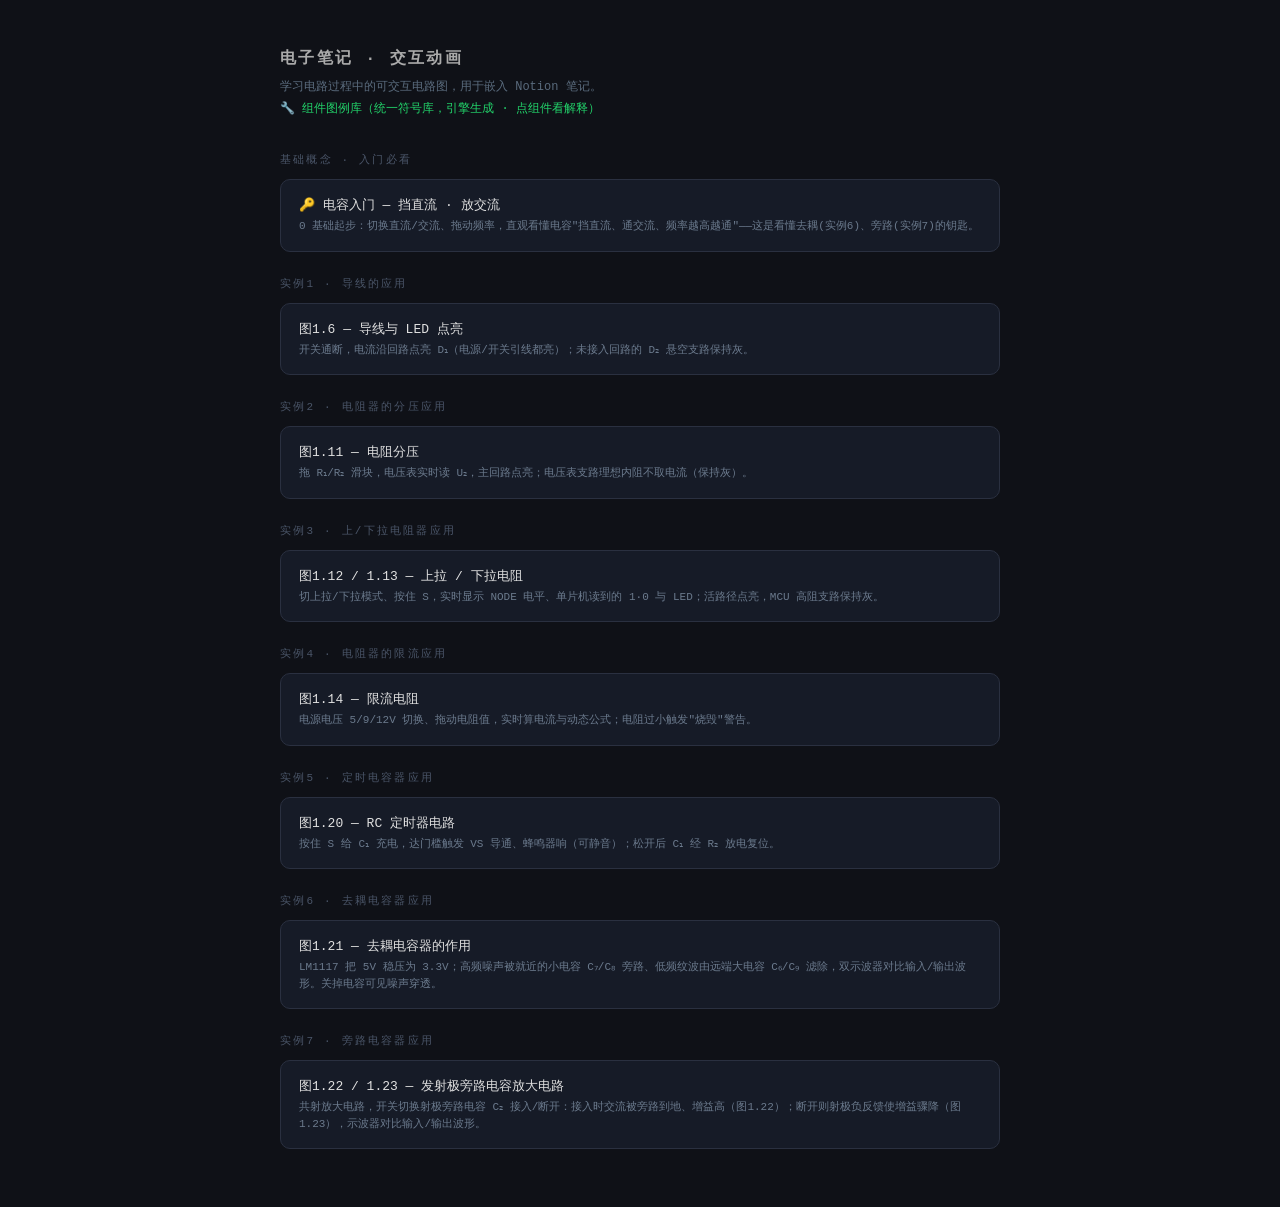
<file: index.html>
<!DOCTYPE html>
<html lang="zh">
<head>
<meta charset="UTF-8">
<meta name="viewport" content="width=device-width, initial-scale=1.0">
<title>电子笔记 · 交互动画</title>
<style>
  * { margin: 0; padding: 0; box-sizing: border-box; }
  body {
    background: #0f1117; color: #e0e0e0;
    font-family: 'Courier New', monospace;
    min-height: 100vh; padding: 48px 20px;
  }
  .wrap { max-width: 720px; margin: 0 auto; }
  h1 { font-size: 16px; letter-spacing: 0.15em; color: #aaa; text-transform: uppercase; margin-bottom: 8px; }
  .sub { font-size: 12px; color: #5a6b7d; margin-bottom: 32px; line-height: 1.8; }
  .sub a { color: #22d36a; text-decoration: none; }
  .group-title { font-size: 11px; letter-spacing: 0.2em; color: #4a5568; text-transform: uppercase; margin: 24px 0 12px; }
  a.card {
    display: block; text-decoration: none;
    background: #161b27; border: 1px solid #2a3040; border-radius: 10px;
    padding: 16px 18px; margin-bottom: 10px; transition: all 0.15s;
  }
  a.card:hover { border-color: #22d36a; transform: translateX(3px); }
  .card-title { font-size: 13px; color: #e0e0e0; }
  .card-desc { font-size: 11px; color: #6b7a8d; margin-top: 4px; line-height: 1.5; }
</style>
</head>
<body>
  <div class="wrap">
    <h1>电子笔记 · 交互动画</h1>
    <div class="sub">学习电路过程中的可交互电路图，用于嵌入 Notion 笔记。<br>
      <a href="components-kit.html">🔧 组件图例库（统一符号库，引擎生成 · 点组件看解释）</a></div>

    <div class="group-title">基础概念 · 入门必看</div>
    <a class="card" href="basics/capacitor-intro.html">
      <div class="card-title">🔑 电容入门 — 挡直流 · 放交流</div>
      <div class="card-desc">0 基础起步：切换直流/交流、拖动频率，直观看懂电容"挡直流、通交流、频率越高越通"——这是看懂去耦(实例6)、旁路(实例7)的钥匙。</div>
    </a>

    <div class="group-title">实例1 · 导线的应用</div>
    <a class="card" href="exp1/fig1-6-wire-led.html">
      <div class="card-title">图1.6 — 导线与 LED 点亮</div>
      <div class="card-desc">开关通断，电流沿回路点亮 D₁（电源/开关引线都亮）；未接入回路的 D₂ 悬空支路保持灰。</div>
    </a>

    <div class="group-title">实例2 · 电阻器的分压应用</div>
    <a class="card" href="exp2/fig1-11-voltage-divider.html">
      <div class="card-title">图1.11 — 电阻分压</div>
      <div class="card-desc">拖 R₁/R₂ 滑块，电压表实时读 U₂，主回路点亮；电压表支路理想内阻不取电流（保持灰）。</div>
    </a>

    <div class="group-title">实例3 · 上/下拉电阻器应用</div>
    <a class="card" href="exp3/fig1-12-pullup-pulldown.html">
      <div class="card-title">图1.12 / 1.13 — 上拉 / 下拉电阻</div>
      <div class="card-desc">切上拉/下拉模式、按住 S，实时显示 NODE 电平、单片机读到的 1·0 与 LED；活路径点亮，MCU 高阻支路保持灰。</div>
    </a>

    <div class="group-title">实例4 · 电阻器的限流应用</div>
    <a class="card" href="exp4/fig1-14-current-limit.html">
      <div class="card-title">图1.14 — 限流电阻</div>
      <div class="card-desc">电源电压 5/9/12V 切换、拖动电阻值，实时算电流与动态公式；电阻过小触发"烧毁"警告。</div>
    </a>

    <div class="group-title">实例5 · 定时电容器应用</div>
    <a class="card" href="exp5/fig1-20-rc-timer.html">
      <div class="card-title">图1.20 — RC 定时器电路</div>
      <div class="card-desc">按住 S 给 C₁ 充电，达门槛触发 VS 导通、蜂鸣器响（可静音）；松开后 C₁ 经 R₂ 放电复位。</div>
    </a>

    <div class="group-title">实例6 · 去耦电容器应用</div>
    <a class="card" href="exp6/fig1-21-decoupling-cap.html">
      <div class="card-title">图1.21 — 去耦电容器的作用</div>
      <div class="card-desc">LM1117 把 5V 稳压为 3.3V；高频噪声被就近的小电容 C₇/C₈ 旁路、低频纹波由远端大电容 C₆/C₉ 滤除，双示波器对比输入/输出波形。关掉电容可见噪声穿透。</div>
    </a>

    <div class="group-title">实例7 · 旁路电容器应用</div>
    <a class="card" href="exp7/fig1-22-bypass-cap.html">
      <div class="card-title">图1.22 / 1.23 — 发射极旁路电容放大电路</div>
      <div class="card-desc">共射放大电路，开关切换射极旁路电容 C₂ 接入/断开：接入时交流被旁路到地、增益高（图1.22）；断开则射极负反馈使增益骤降（图1.23），示波器对比输入/输出波形。</div>
    </a>
  </div>
</body>
</html>
</file>
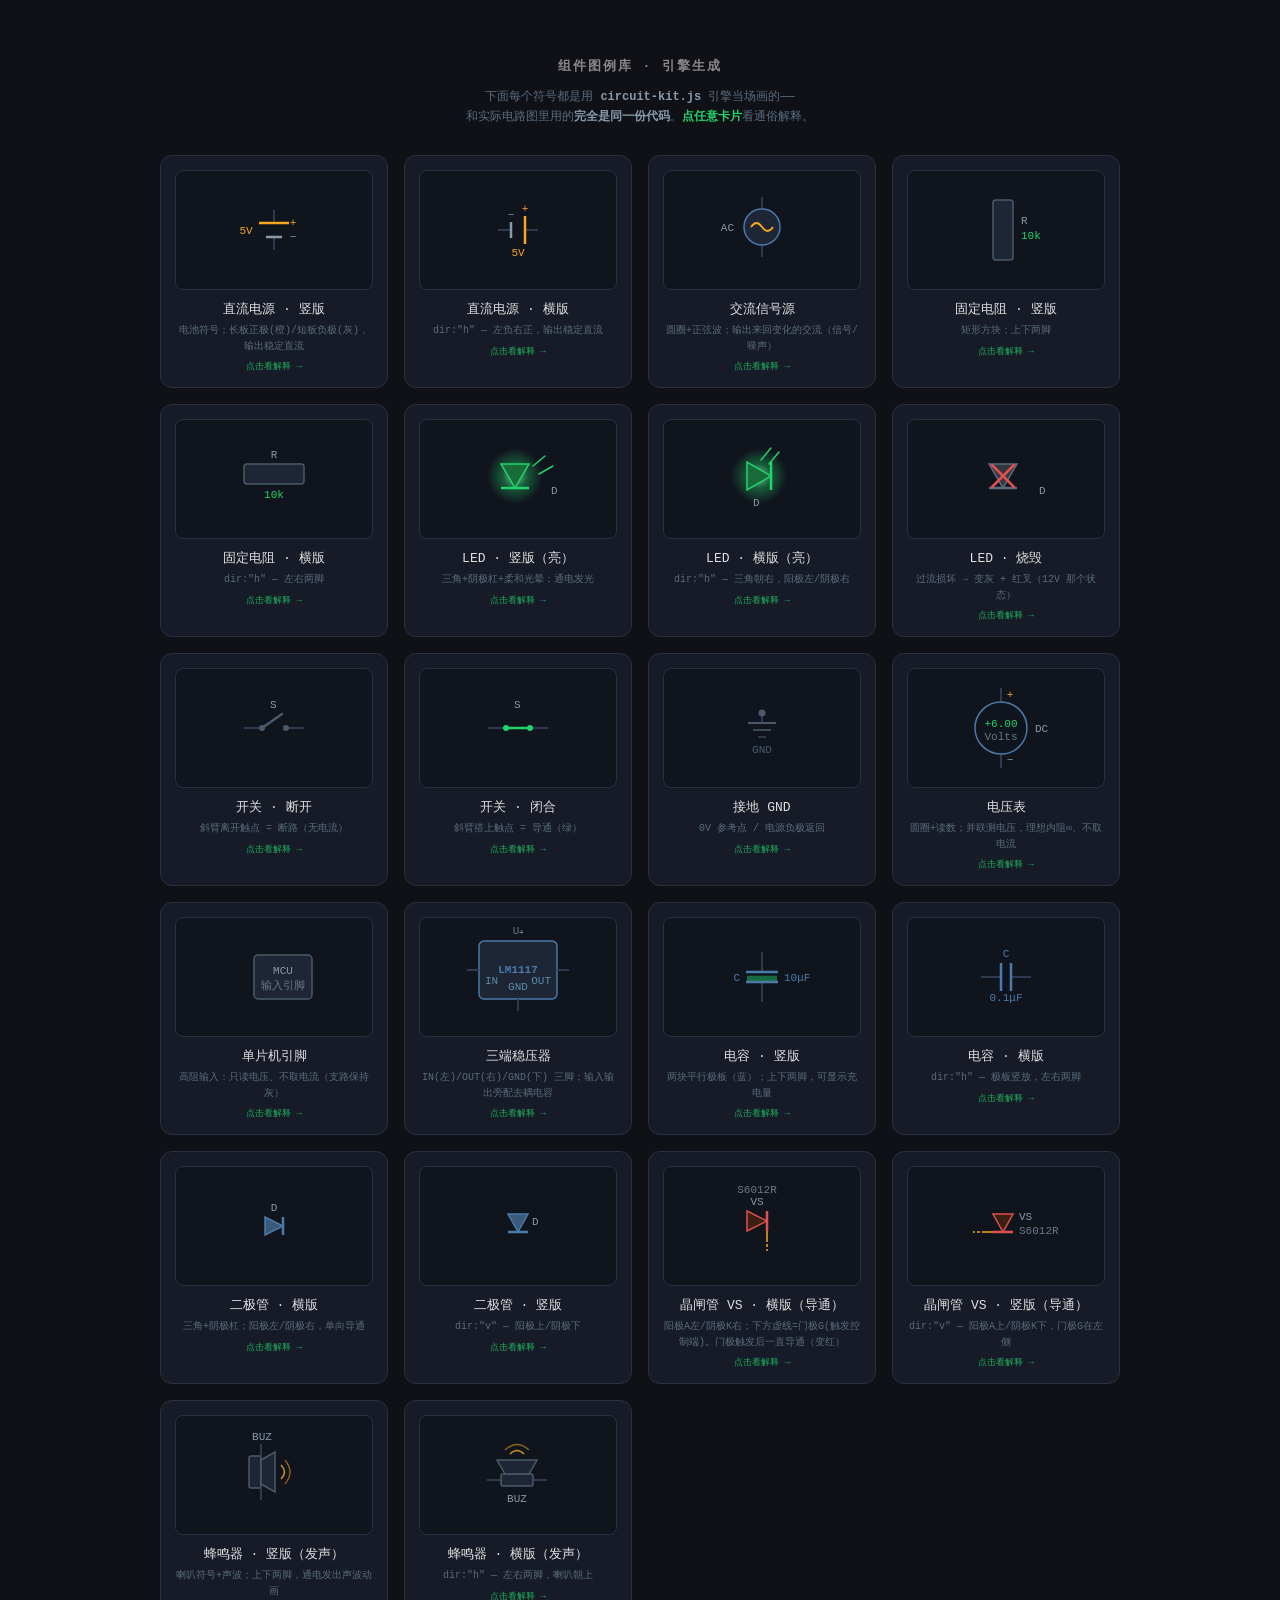
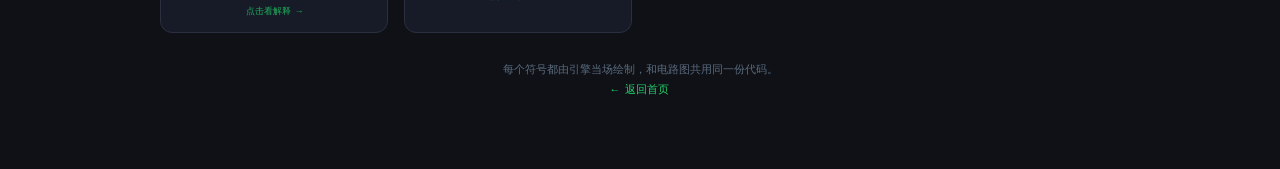
<file: components-kit.html>
<!DOCTYPE html>
<html lang="zh">
<head>
<meta charset="UTF-8">
<meta name="viewport" content="width=device-width, initial-scale=1.0">
<title>组件图例库（引擎生成）</title>
<link rel="stylesheet" href="assets/circuit.css">
<style>
  body { justify-content: flex-start; padding: 40px 20px 60px; }
  .lib { width: 100%; max-width: 960px; margin: 0 auto; }
  .sub { font-size: 12px; color: var(--dim); margin: -8px 0 28px; text-align: center; line-height: 1.7; }
  .grid { display: grid; grid-template-columns: repeat(auto-fill, minmax(190px, 1fr)); gap: 16px; }
  .card { background: var(--panel); border: 1px solid var(--border); border-radius: 12px; padding: 14px; text-align: center; cursor: pointer; transition: border-color .15s, transform .15s; }
  .card:hover { border-color: var(--green); transform: translateY(-2px); }
  .symbolbox { background: #10141d; border: 1px solid var(--border); border-radius: 8px; padding: 4px; margin-bottom: 10px; }
  .card svg { display: block; margin: 0 auto; }
  .name { font-size: 13px; color: var(--txt); }
  .note { font-size: 10px; color: var(--dim); margin-top: 5px; line-height: 1.55; }
  .tap { font-size: 9px; color: var(--green); margin-top: 6px; opacity: .8; }
  .footer { font-size: 11px; color: var(--dim); margin-top: 28px; line-height: 1.8; text-align: center; }
  .footer a { color: var(--green); text-decoration: none; }

  /* ── click-to-explain modal ── */
  .modal-overlay { position: fixed; inset: 0; background: rgba(6,9,14,.78); backdrop-filter: blur(2px);
    display: flex; align-items: center; justify-content: center; padding: 20px; z-index: 50; }
  .modal-overlay[hidden] { display: none; }
  .modal-card { background: var(--panel); border: 1px solid var(--border); border-radius: 14px;
    max-width: 420px; width: 100%; padding: 22px; position: relative;
    box-shadow: 0 12px 40px rgba(0,0,0,.5); }
  .modal-close { position: absolute; top: -12px; right: -12px; z-index: 2;
    width: 30px; height: 30px; border-radius: 50%; background: var(--panel-2);
    border: 1px solid var(--border); color: var(--muted); font-size: 18px; cursor: pointer;
    line-height: 1; display: flex; align-items: center; justify-content: center;
    box-shadow: 0 2px 8px rgba(0,0,0,.5); }
  .modal-close:hover { color: var(--txt); border-color: var(--green); }
  .modal-symbol { background: #10141d; border: 1px solid var(--border); border-radius: 8px;
    padding: 8px; margin-bottom: 14px; display: flex; justify-content: center; }
  .modal-name { font-size: 16px; color: var(--txt); text-align: center; margin-bottom: 3px; letter-spacing: .05em; }
  .modal-en { font-size: 11px; color: var(--dim); text-align: center; letter-spacing: .12em; margin-bottom: 14px; text-transform: uppercase; }
  .modal-explain { font-size: 13px; color: var(--muted); line-height: 1.85; }
  .modal-explain b { color: var(--green); }
  .modal-explain a { color: var(--green); }
</style>
</head>
<body>
<div class="lib">
  <h1>组件图例库 · 引擎生成</h1>
  <div class="sub">下面每个符号都是用 <b style="color:var(--muted)">circuit-kit.js</b> 引擎当场画的——<br>
    和实际电路图里用的<b style="color:var(--muted)">完全是同一份代码</b>。<b style="color:var(--green)">点任意卡片</b>看通俗解释。</div>
  <div class="grid" id="grid"></div>
  <div class="footer">
    每个符号都由引擎当场绘制，和电路图共用同一份代码。<br>
    <a href="index.html">← 返回首页</a>
  </div>
</div>

<div class="modal-overlay" id="modal" hidden>
  <div class="modal-card">
    <button class="modal-close" id="modal-close" aria-label="关闭">×</button>
    <div class="modal-symbol" id="modal-symbol"></div>
    <div class="modal-name" id="modal-name"></div>
    <div class="modal-en" id="modal-en"></div>
    <div class="modal-explain" id="modal-explain"></div>
  </div>
</div>

<script src="assets/circuit-kit.js?v=17"></script>
<script>
// Each entry renders ONE component via the engine. `explain` = 0-基础白话解释（点击弹窗显示）。
const ITEMS = [
  { name: '直流电源 · 竖版', note: '电池符号；长板正极(橙)/短板负极(灰)，输出稳定直流',
    explain: '这是<b>直流电源</b>（电池或稳压电源），输出<b>稳定不变</b>的直流电——电压、电流方向始终不变。前面实例 1~7 用的都是它。长板是正极(+)、短板是负极(−)，电流从正极流出、绕一圈流回负极；数字是它的电压（如 5V）。<br>👉 和下面的「交流信号源」对照着看，就懂直流 vs 交流了。',
    draw: (c) => c.source(75, 55, { label: '5V' }) },
  { name: '直流电源 · 横版', note: 'dir:"h" — 左负右正，输出稳定直流',
    explain: '同样是<b>直流电源</b>，只是横着放：左边负极、右边正极。输出稳定不变的直流电。',
    draw: (c) => c.source(75, 55, { label: '5V', dir: 'h' }) },
  { name: '交流信号源', note: '圆圈+正弦波；输出来回变化的交流（信号/噪声）',
    explain: '输出<b>来回变化</b>的交流——电压方向不停翻转（正弦波），圆圈里的 ∿ 就代表交流。声音、无线电信号、电源上的噪声，本质都是交流。<br>它和直流电源相反：电容对直流"挡"、对交流"放"，所以交流能"穿"过电容。<br>👉 想看交流怎么穿过电容，去玩 <a href="basics/capacitor-intro.html">「电容入门」动图</a>。',
    draw: (c) => c.acSource(75, 52, { label: 'AC' }) },
  { name: '固定电阻 · 竖版', note: '矩形方块；上下两脚',
    explain: '阻碍电流的元件，像一段变窄的水管。两个主要用途：<b>限流</b>（防止电流太大烧坏元件）和<b>分压</b>（分掉一部分电压）。阻值单位是欧姆(Ω)，10k = 10000Ω。',
    draw: (c) => c.resistor(72, 55, { label: 'R', value: '10k' }) },
  { name: '固定电阻 · 横版', note: 'dir:"h" — 左右两脚',
    explain: '同样是电阻，横着放、左右两个脚。作用就是限流和分压。',
    draw: (c) => c.resistor(75, 50, { label: 'R', value: '10k', dir: 'h' }) },
  { name: 'LED · 竖版（亮）', note: '三角+阴极杠+柔和光晕；通电发光',
    explain: '发光二极管：通电就发光的小灯。电流只能从三角(阳极)流向竖杠(阴极)，方向接反了不亮。常用作指示灯。注意它必须串一个电阻限流，否则容易烧。',
    draw: (c) => { const d = c.led(72, 52, { label: 'D' }); d.set({ color: 'green', b: 1 }); return d; } },
  { name: 'LED · 横版（亮）', note: 'dir:"h" — 三角朝右，阳极左/阴极右',
    explain: '同样是发光二极管，横着放：三角朝右，阳极在左、阴极在右。电流从左往右才能点亮。',
    draw: (c) => { const d = c.led(72, 52, { label: 'D', dir: 'h' }); d.set({ color: 'green', b: 1 }); return d; } },
  { name: 'LED · 烧毁', note: '过流损坏 → 变灰 + 红叉（12V 那个状态）',
    explain: '如果电流太大（比如忘了串限流电阻），LED 会被烧坏：变灰、打个红叉，再也不亮。这就是为什么 LED 几乎总要配一个限流电阻。',
    draw: (c) => { const d = c.led(72, 52, { label: 'D' }); d.set({ color: 'burnt' }); return d; } },
  { name: '开关 · 断开', note: '斜臂离开触点 = 断路（无电流）',
    explain: '控制电路通断的元件。断开时斜臂离开触点，电路是"断路"——没有电流，灯不亮。',
    draw: (c) => { const s = c.switchH(75, 55, { label: 'S' }); s.setClosed(false); return s; } },
  { name: '开关 · 闭合', note: '斜臂搭上触点 = 导通（绿）',
    explain: '闭合时斜臂搭上触点，电路接通，电流就能流过（线变绿），灯亮。和断开是同一个开关的两种状态。',
    draw: (c) => { const s = c.switchH(75, 55, { label: 'S' }); s.setClosed(true); return s; } },
  { name: '接地 GND', note: '0V 参考点 / 电源负极返回',
    explain: '0V 参考点，可以理解成电流的"家"或最低水位——电路里所有电流最终都流回地。图里出现的多个"地"符号，其实是连在一起的<b>同一个点</b>。',
    draw: (c) => c.ground(75, 40) },
  { name: '电压表', note: '圆圈+读数；并联测电压，理想内阻∞、不取电流',
    explain: '测量两点之间电压的仪表，要<b>并联</b>接在被测元件两端。它内阻极大、几乎不取电流，所以接上去基本不影响原电路。',
    draw: (c) => { const v = c.voltmeter(70, 55); v.setReading('+6.00'); return v; } },
  { name: '单片机引脚', note: '高阻输入：只读电压、不取电流（支路保持灰）',
    explain: '单片机(MCU)的输入脚：只负责"读"电压的高或低（判断是 1 还是 0），几乎不取电流。所以接它的那条支路通常没有明显电流（在图里保持灰色）。',
    draw: (c) => c.mcu(55, 55, { sub: '输入引脚' }) },
  { name: '三端稳压器', note: 'IN(左)/OUT(右)/GND(下) 三脚；输入输出旁配去耦电容',
    explain: '把较高/不稳定的输入电压，稳定成固定的较低电压输出。例如 LM1117 把 5V 稳成 3.3V 给芯片供电。三只脚：IN 进、OUT 出、GND 接地；输入输出旁通常配去耦电容滤噪。',
    draw: (c) => c.regulator(75, 48, { w: 78, h: 58, label: 'LM1117', sub: 'U₄' }) },
  { name: '电容 · 竖版', note: '两块平行极板（蓝）；上下两脚，可显示充电量',
    explain: '存电荷的元件，内部是两块<b>不挨着</b>的板。关键脾气：<b>挡直流、放交流</b>——不变的直流过不去，来回变的交流能"穿"过去，而且频率越高越通。用于滤波、旁路、去耦、定时等。<br>👉 想直观感受，去看 <a href="basics/capacitor-intro.html">「电容入门」动图</a>。',
    draw: (c) => { const cap = c.capacitor(75, 55, { label: 'C', value: '10μF' }); cap.setCharge(0.7); return cap; } },
  { name: '电容 · 横版', note: 'dir:"h" — 极板竖放，左右两脚',
    explain: '同样是电容，横着放、左右两脚。脾气一样：挡直流、放交流，频率越高越通。',
    draw: (c) => c.capacitor(75, 55, { label: 'C', value: '0.1μF', dir: 'h' }) },
  { name: '二极管 · 横版', note: '三角+阴极杠；阳极左/阴极右，单向导通',
    explain: '电流的"单向阀门"：只允许电流从一个方向通过（三角 → 竖杠），反方向截止。用于整流（交流变直流）、防止电源接反、抬高电压门槛等。',
    draw: (c) => c.diode(75, 55, { label: 'D' }) },
  { name: '二极管 · 竖版', note: 'dir:"v" — 阳极上/阴极下',
    explain: '同样是单向阀门，竖着放：阳极在上、阴极在下，电流只能从上往下通过。',
    draw: (c) => c.diode(75, 52, { label: 'D', dir: 'v' }) },
  { name: '晶闸管 VS · 横版（导通）', note: '阳极A左/阴极K右；下方虚线=门极G(触发控制端)。门极触发后一直导通（变红）',
    explain: '可控的"电子开关"：平时不导通，给门极(G)一个触发信号后就<b>一直导通</b>，直到主电流被切断才关断。常用于触发、定时、可控整流。',
    draw: (c) => { const s = c.scr(70, 50, { label: 'VS', sub: 'S6012R' }); s.setOn(true); return s; } },
  { name: '晶闸管 VS · 竖版（导通）', note: 'dir:"v" — 阳极A上/阴极K下，门极G在左侧',
    explain: '同样是可控开关，竖着放：阳极在上、阴极在下，门极 G 在左侧。触发后保持导通。',
    draw: (c) => { const s = c.scr(72, 52, { label: 'VS', sub: 'S6012R', dir: 'v' }); s.setOn(true); return s; } },
  { name: '蜂鸣器 · 竖版（发声）', note: '喇叭符号+声波；上下两脚，通电发出声波动画',
    explain: '通电就发声的元件，用来做提示音或报警。符号像个小喇叭，通电时画面会画出声波。',
    draw: (c) => { const b = c.buzzer(62, 52, { label: 'BUZ' }); b.setRinging(true); return b; } },
  { name: '蜂鸣器 · 横版（发声）', note: 'dir:"h" — 左右两脚，喇叭朝上',
    explain: '同样是蜂鸣器，横着放、左右两脚，喇叭朝上。通电发声。',
    draw: (c) => { const b = c.buzzer(74, 60, { label: 'BUZ', dir: 'h' }); b.setRinging(true); return b; } },
];

function renderSymbol(parent, item, vb) {
  const svg = document.createElementNS('http://www.w3.org/2000/svg', 'svg');
  svg.setAttribute('viewBox', '0 0 150 110');
  svg.setAttribute('width', vb || 150); svg.setAttribute('height', (vb ? vb * 110 / 150 : 110));
  svg.insertAdjacentHTML('afterbegin', Circuit.defs());
  parent.appendChild(svg);
  item.draw(new Circuit(svg));
  return svg;
}

const grid = document.getElementById('grid');
ITEMS.forEach(item => {
  const card = document.createElement('div'); card.className = 'card';
  const box = document.createElement('div'); box.className = 'symbolbox';
  renderSymbol(box, item);
  const name = document.createElement('div'); name.className = 'name'; name.textContent = item.name;
  const note = document.createElement('div'); note.className = 'note'; note.textContent = item.note;
  const tap = document.createElement('div'); tap.className = 'tap'; tap.textContent = '点击看解释 →';
  card.appendChild(box); card.appendChild(name); card.appendChild(note); card.appendChild(tap);
  card.addEventListener('click', () => openModal(item));
  grid.appendChild(card);
});

// English name by component type (orientation/state doesn't change it; first keyword match wins)
const EN_NAMES = [
  ['交流', 'AC Signal Source'],
  ['直流电源', 'DC Power Source · Battery'],
  ['电阻', 'Resistor'],
  ['LED', 'LED · Light-Emitting Diode'],
  ['开关', 'Switch'],
  ['接地', 'Ground (GND)'],
  ['电压表', 'Voltmeter'],
  ['单片机', 'MCU Pin'],
  ['稳压器', 'Voltage Regulator'],
  ['电容', 'Capacitor'],
  ['二极管', 'Diode'],
  ['晶闸管', 'Thyristor (SCR)'],
  ['蜂鸣器', 'Buzzer'],
];
function enName(name) { for (const [k, v] of EN_NAMES) if (name.includes(k)) return v; return ''; }

// ── modal ──
const modal = document.getElementById('modal');
const mSym = document.getElementById('modal-symbol');
const mName = document.getElementById('modal-name');
const mEn = document.getElementById('modal-en');
const mExplain = document.getElementById('modal-explain');
function openModal(item) {
  mSym.innerHTML = ''; renderSymbol(mSym, item, 220);
  mName.textContent = item.name;
  mEn.textContent = enName(item.name);
  mExplain.innerHTML = item.explain || '';
  modal.hidden = false;
}
function closeModal() { modal.hidden = true; mSym.innerHTML = ''; }
document.getElementById('modal-close').addEventListener('click', closeModal);
modal.addEventListener('click', e => { if (e.target === modal) closeModal(); });
document.addEventListener('keydown', e => { if (e.key === 'Escape') closeModal(); });
</script>
</body>
</html>
</file>
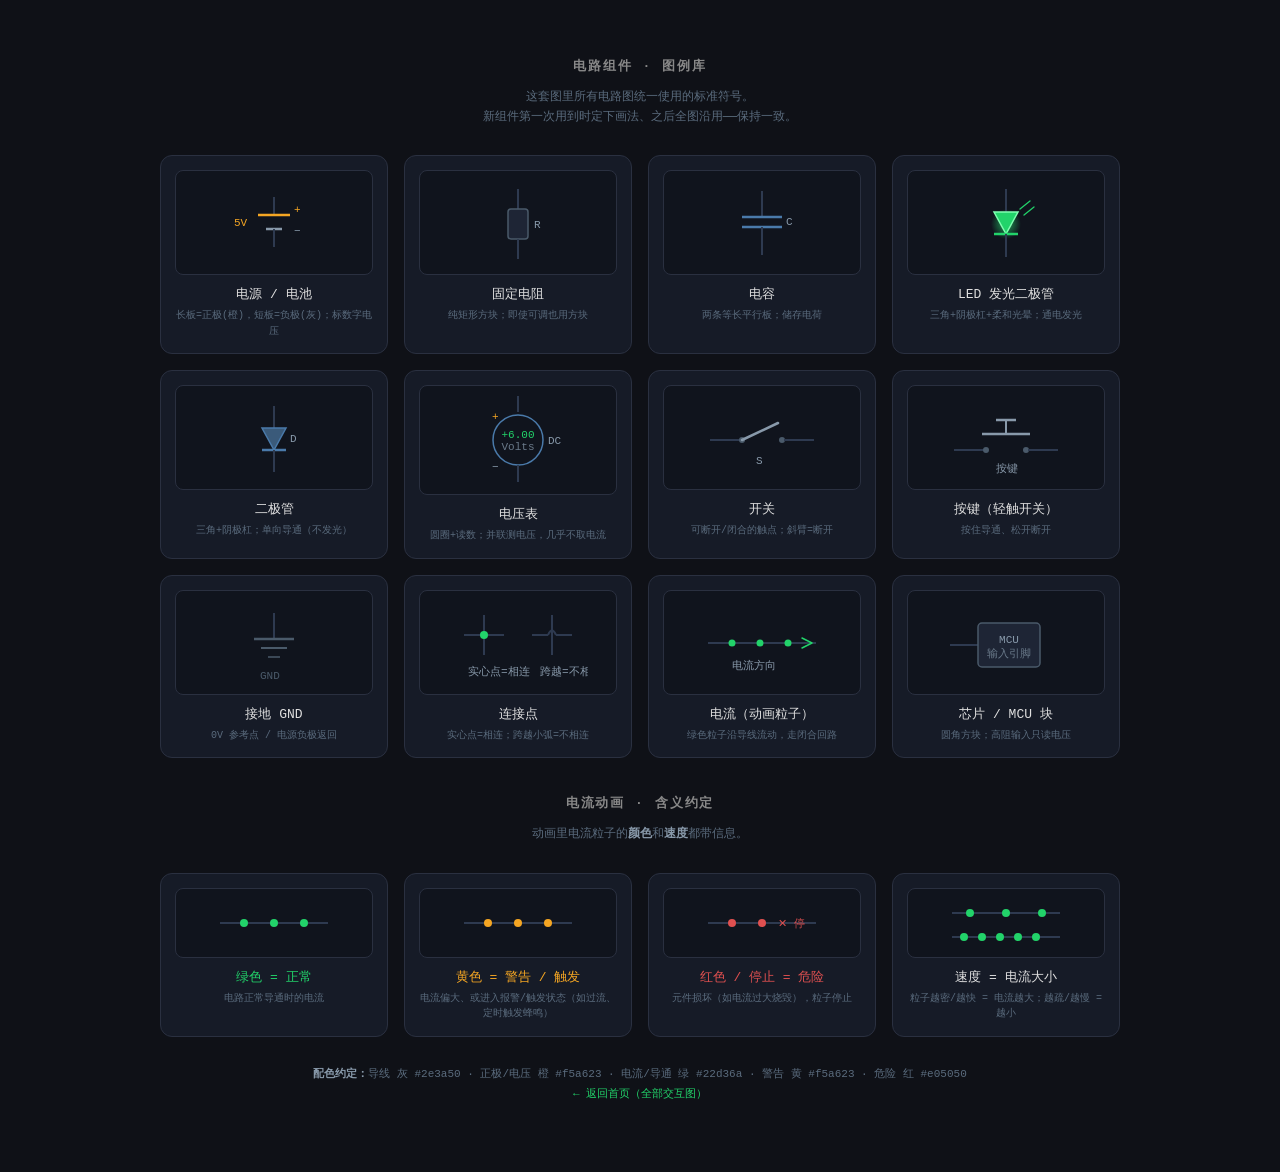
<file: components.html>
<!DOCTYPE html>
<html lang="zh">
<head>
<meta charset="UTF-8">
<meta name="viewport" content="width=device-width, initial-scale=1.0">
<title>电路组件图例库</title>
<link rel="stylesheet" href="assets/circuit.css">
<style>
  /* top-align this long page (override centered body) */
  body { justify-content: flex-start; padding: 40px 20px 60px; }
  .lib { width: 100%; max-width: 960px; margin: 0 auto; }
  .sub { font-size: 12px; color: var(--dim); margin: -8px 0 28px; text-align: center; line-height: 1.7; }
  .grid {
    display: grid;
    grid-template-columns: repeat(auto-fill, minmax(190px, 1fr));
    gap: 16px;
  }
  .card {
    background: var(--panel);
    border: 1px solid var(--border);
    border-radius: 12px;
    padding: 14px;
    text-align: center;
  }
  .symbolbox {
    background: #10141d;
    border: 1px solid var(--border);
    border-radius: 8px;
    padding: 4px;
    margin-bottom: 10px;
  }
  .card svg { display: block; margin: 0 auto; }
  .name { font-size: 13px; color: var(--txt); }
  .note { font-size: 10px; color: var(--dim); margin-top: 5px; line-height: 1.55; }
  .footer { font-size: 11px; color: var(--dim); margin-top: 28px; line-height: 1.8; text-align: center; }
  .footer b { color: var(--muted); }
</style>
</head>
<body>

<!-- shared gradient for LED glow -->
<svg width="0" height="0" style="position:absolute"><defs>
  <radialGradient id="ledGrad" cx="50%" cy="50%" r="50%">
    <stop offset="0%" stop-color="#aaffcc" stop-opacity="0.85"/>
    <stop offset="45%" stop-color="#22d36a" stop-opacity="0.4"/>
    <stop offset="100%" stop-color="#22d36a" stop-opacity="0"/>
  </radialGradient>
</defs></svg>

<div class="lib">
  <h1>电路组件 · 图例库</h1>
  <div class="sub">这套图里所有电路图统一使用的标准符号。<br>新组件第一次用到时定下画法、之后全图沿用——保持一致。</div>

  <div class="grid">

    <!-- 电源 -->
    <div class="card">
      <div class="symbolbox">
        <svg viewBox="0 0 140 95" width="140" height="95">
          <line x1="70" y1="22" x2="70" y2="40" stroke="#2e3a50" stroke-width="2"/>
          <line x1="54" y1="40" x2="86" y2="40" stroke="#f5a623" stroke-width="2.5"/>
          <line x1="62" y1="54" x2="78" y2="54" stroke="#8899aa" stroke-width="2.5"/>
          <line x1="70" y1="54" x2="70" y2="72" stroke="#2e3a50" stroke-width="2"/>
          <text x="90" y="38" class="lbl" fill="#f5a623" font-size="13">+</text>
          <text x="90" y="59" class="lbl" fill="#8899aa" font-size="13">−</text>
          <text x="30" y="51" class="lbl" fill="#f5a623">5V</text>
        </svg>
      </div>
      <div class="name">电源 / 电池</div>
      <div class="note">长板=正极(橙)，短板=负极(灰)；标数字电压</div>
    </div>

    <!-- 固定电阻 -->
    <div class="card">
      <div class="symbolbox">
        <svg viewBox="0 0 140 95" width="140" height="95">
          <line x1="70" y1="14" x2="70" y2="34" stroke="#2e3a50" stroke-width="2"/>
          <rect x="60" y="34" width="20" height="30" rx="3" fill="#1e2535" stroke="#4a5a6a" stroke-width="1.5"/>
          <line x1="70" y1="64" x2="70" y2="84" stroke="#2e3a50" stroke-width="2"/>
          <text x="86" y="53" class="lbl" fill="#8899aa">R</text>
        </svg>
      </div>
      <div class="name">固定电阻</div>
      <div class="note">纯矩形方块；即使可调也用方块</div>
    </div>

    <!-- 电容 -->
    <div class="card">
      <div class="symbolbox">
        <svg viewBox="0 0 140 95" width="140" height="95">
          <line x1="70" y1="16" x2="70" y2="42" stroke="#2e3a50" stroke-width="2"/>
          <line x1="50" y1="42" x2="90" y2="42" stroke="#4a7aaa" stroke-width="2.5"/>
          <line x1="50" y1="52" x2="90" y2="52" stroke="#4a7aaa" stroke-width="2.5"/>
          <line x1="70" y1="52" x2="70" y2="80" stroke="#2e3a50" stroke-width="2"/>
          <text x="94" y="50" class="lbl" fill="#8899aa">C</text>
        </svg>
      </div>
      <div class="name">电容</div>
      <div class="note">两条等长平行板；储存电荷</div>
    </div>

    <!-- LED -->
    <div class="card">
      <div class="symbolbox">
        <svg viewBox="0 0 140 95" width="140" height="95">
          <circle cx="70" cy="49" r="15" fill="url(#ledGrad)"/>
          <line x1="70" y1="14" x2="70" y2="37" stroke="#2e3a50" stroke-width="2"/>
          <polygon points="58,37 82,37 70,59" fill="#22d36a" stroke="#7fffb0" stroke-width="1.5"/>
          <line x1="58" y1="59" x2="82" y2="59" stroke="#22d36a" stroke-width="2.5"/>
          <line x1="70" y1="59" x2="70" y2="82" stroke="#2e3a50" stroke-width="2"/>
          <g stroke="#22d36a" stroke-width="1.3" stroke-linecap="round">
            <line x1="84" y1="34" x2="94" y2="26"/>
            <line x1="88" y1="40" x2="98" y2="32"/>
          </g>
        </svg>
      </div>
      <div class="name">LED 发光二极管</div>
      <div class="note">三角+阴极杠+柔和光晕；通电发光</div>
    </div>

    <!-- 二极管 -->
    <div class="card">
      <div class="symbolbox">
        <svg viewBox="0 0 140 95" width="140" height="95">
          <line x1="70" y1="16" x2="70" y2="38" stroke="#2e3a50" stroke-width="2"/>
          <polygon points="58,38 82,38 70,60" fill="#3a5a7a" stroke="#4a7aaa" stroke-width="1.5"/>
          <line x1="58" y1="60" x2="82" y2="60" stroke="#4a7aaa" stroke-width="2.5"/>
          <line x1="70" y1="60" x2="70" y2="82" stroke="#2e3a50" stroke-width="2"/>
          <text x="86" y="52" class="lbl" fill="#8899aa">D</text>
        </svg>
      </div>
      <div class="name">二极管</div>
      <div class="note">三角+阴极杠；单向导通（不发光）</div>
    </div>

    <!-- 电压表 -->
    <div class="card">
      <div class="symbolbox">
        <svg viewBox="0 0 140 100" width="140" height="100">
          <line x1="70" y1="6" x2="70" y2="22" stroke="#2e3a50" stroke-width="2"/>
          <circle cx="70" cy="50" r="25" fill="#10141d" stroke="#4a7aaa" stroke-width="1.5"/>
          <text x="70" y="48" text-anchor="middle" class="lbl" fill="#22d36a" font-size="12">+6.00</text>
          <text x="70" y="60" text-anchor="middle" class="lbl" fill="#6a7a8a" font-size="8">Volts</text>
          <text x="44" y="30" class="lbl" fill="#f5a623" font-size="11">+</text>
          <text x="44" y="80" class="lbl" fill="#8899aa" font-size="12">−</text>
          <line x1="70" y1="75" x2="70" y2="92" stroke="#2e3a50" stroke-width="2"/>
          <text x="100" y="54" class="lbl" fill="#8899aa" font-size="10">DC</text>
        </svg>
      </div>
      <div class="name">电压表</div>
      <div class="note">圆圈+读数；并联测电压，几乎不取电流</div>
    </div>

    <!-- 开关 -->
    <div class="card">
      <div class="symbolbox">
        <svg viewBox="0 0 140 95" width="140" height="95">
          <line x1="18" y1="50" x2="48" y2="50" stroke="#2e3a50" stroke-width="2"/>
          <circle cx="50" cy="50" r="3" fill="#4a5a6a"/>
          <line x1="50" y1="50" x2="86" y2="33" stroke="#8899aa" stroke-width="2.5" stroke-linecap="round"/>
          <circle cx="90" cy="50" r="3" fill="#4a5a6a"/>
          <line x1="92" y1="50" x2="122" y2="50" stroke="#2e3a50" stroke-width="2"/>
          <text x="64" y="74" class="lbl" fill="#8899aa">S</text>
        </svg>
      </div>
      <div class="name">开关</div>
      <div class="note">可断开/闭合的触点；斜臂=断开</div>
    </div>

    <!-- 按键 -->
    <div class="card">
      <div class="symbolbox">
        <svg viewBox="0 0 140 95" width="140" height="95">
          <line x1="18" y1="60" x2="48" y2="60" stroke="#2e3a50" stroke-width="2"/>
          <circle cx="50" cy="60" r="3" fill="#4a5a6a"/>
          <circle cx="90" cy="60" r="3" fill="#4a5a6a"/>
          <line x1="92" y1="60" x2="122" y2="60" stroke="#2e3a50" stroke-width="2"/>
          <line x1="46" y1="44" x2="94" y2="44" stroke="#8899aa" stroke-width="2.5"/>
          <line x1="70" y1="44" x2="70" y2="30" stroke="#8899aa" stroke-width="2"/>
          <line x1="60" y1="30" x2="80" y2="30" stroke="#8899aa" stroke-width="2.5"/>
          <text x="60" y="82" class="lbl" fill="#8899aa">按键</text>
        </svg>
      </div>
      <div class="name">按键（轻触开关）</div>
      <div class="note">按住导通、松开断开</div>
    </div>

    <!-- 接地 -->
    <div class="card">
      <div class="symbolbox">
        <svg viewBox="0 0 140 95" width="140" height="95">
          <line x1="70" y1="18" x2="70" y2="44" stroke="#2e3a50" stroke-width="2"/>
          <line x1="50" y1="44" x2="90" y2="44" stroke="#4a5a6a" stroke-width="2.5"/>
          <line x1="57" y1="53" x2="83" y2="53" stroke="#4a5a6a" stroke-width="2"/>
          <line x1="64" y1="62" x2="76" y2="62" stroke="#4a5a6a" stroke-width="1.5"/>
          <text x="56" y="84" class="lbl" fill="#4a5a6a">GND</text>
        </svg>
      </div>
      <div class="name">接地 GND</div>
      <div class="note">0V 参考点 / 电源负极返回</div>
    </div>

    <!-- 连接点 -->
    <div class="card">
      <div class="symbolbox">
        <svg viewBox="0 0 140 95" width="140" height="95">
          <!-- connected: filled dot -->
          <line x1="16" y1="40" x2="56" y2="40" stroke="#2e3a50" stroke-width="2"/>
          <line x1="36" y1="20" x2="36" y2="60" stroke="#2e3a50" stroke-width="2"/>
          <circle cx="36" cy="40" r="4" fill="#22d36a"/>
          <text x="20" y="80" class="lbl" fill="#8899aa" font-size="9">实心点=相连</text>
          <!-- crossover hop: not connected -->
          <line x1="84" y1="40" x2="100" y2="40" stroke="#2e3a50" stroke-width="2"/>
          <path d="M100 40 Q104 31 108 40" fill="none" stroke="#2e3a50" stroke-width="2"/>
          <line x1="108" y1="40" x2="124" y2="40" stroke="#2e3a50" stroke-width="2"/>
          <line x1="104" y1="20" x2="104" y2="60" stroke="#2e3a50" stroke-width="2"/>
          <text x="92" y="80" class="lbl" fill="#8899aa" font-size="9">跨越=不相连</text>
        </svg>
      </div>
      <div class="name">连接点</div>
      <div class="note">实心点=相连；跨越小弧=不相连</div>
    </div>

    <!-- 电流粒子 -->
    <div class="card">
      <div class="symbolbox">
        <svg viewBox="0 0 140 95" width="140" height="95">
          <line x1="16" y1="48" x2="124" y2="48" stroke="#2e3a50" stroke-width="2"/>
          <circle cx="40" cy="48" r="3.5" fill="#22d36a"/>
          <circle cx="68" cy="48" r="3.5" fill="#22d36a"/>
          <circle cx="96" cy="48" r="3.5" fill="#22d36a"/>
          <path d="M110 43 L120 48 L110 53" fill="none" stroke="#22d36a" stroke-width="1.5" stroke-linecap="round" stroke-linejoin="round"/>
          <text x="40" y="74" class="lbl" fill="#8899aa" font-size="9">电流方向</text>
        </svg>
      </div>
      <div class="name">电流（动画粒子）</div>
      <div class="note">绿色粒子沿导线流动，走闭合回路</div>
    </div>

    <!-- 芯片 / MCU -->
    <div class="card">
      <div class="symbolbox">
        <svg viewBox="0 0 140 95" width="140" height="95">
          <line x1="14" y1="50" x2="42" y2="50" stroke="#2e3a50" stroke-width="2"/>
          <rect x="42" y="28" width="62" height="44" rx="4" fill="#1e2535" stroke="#4a5a6a" stroke-width="1.5"/>
          <text x="73" y="48" text-anchor="middle" class="lbl" fill="#8899aa" font-size="10">MCU</text>
          <text x="73" y="62" text-anchor="middle" class="lbl" fill="#6a7a8a" font-size="8">输入引脚</text>
        </svg>
      </div>
      <div class="name">芯片 / MCU 块</div>
      <div class="note">圆角方块；高阻输入只读电压</div>
    </div>

  </div>

  <h1 style="margin-top:36px">电流动画 · 含义约定</h1>
  <div class="sub">动画里电流粒子的<b style="color:var(--muted)">颜色</b>和<b style="color:var(--muted)">速度</b>都带信息。</div>
  <div class="grid">
    <div class="card">
      <div class="symbolbox"><svg viewBox="0 0 140 60" width="140" height="60">
        <line x1="16" y1="30" x2="124" y2="30" stroke="#2e3a50" stroke-width="2"/>
        <circle cx="40" cy="30" r="4" fill="#22d36a"/><circle cx="70" cy="30" r="4" fill="#22d36a"/><circle cx="100" cy="30" r="4" fill="#22d36a"/>
      </svg></div>
      <div class="name" style="color:#22d36a">绿色 = 正常</div>
      <div class="note">电路正常导通时的电流</div>
    </div>
    <div class="card">
      <div class="symbolbox"><svg viewBox="0 0 140 60" width="140" height="60">
        <line x1="16" y1="30" x2="124" y2="30" stroke="#2e3a50" stroke-width="2"/>
        <circle cx="40" cy="30" r="4" fill="#f5a623"/><circle cx="70" cy="30" r="4" fill="#f5a623"/><circle cx="100" cy="30" r="4" fill="#f5a623"/>
      </svg></div>
      <div class="name" style="color:#f5a623">黄色 = 警告 / 触发</div>
      <div class="note">电流偏大、或进入报警/触发状态（如过流、定时触发蜂鸣）</div>
    </div>
    <div class="card">
      <div class="symbolbox"><svg viewBox="0 0 140 60" width="140" height="60">
        <line x1="16" y1="30" x2="124" y2="30" stroke="#2e3a50" stroke-width="2"/>
        <circle cx="40" cy="30" r="4" fill="#e05050"/><circle cx="70" cy="30" r="4" fill="#e05050"/>
        <text x="86" y="34" class="lbl" fill="#e05050" font-size="11">✕ 停</text>
      </svg></div>
      <div class="name" style="color:#e05050">红色 / 停止 = 危险</div>
      <div class="note">元件损坏（如电流过大烧毁），粒子停止</div>
    </div>
    <div class="card">
      <div class="symbolbox"><svg viewBox="0 0 140 60" width="140" height="60">
        <line x1="16" y1="20" x2="124" y2="20" stroke="#2e3a50" stroke-width="2"/>
        <circle cx="34" cy="20" r="4" fill="#22d36a"/><circle cx="70" cy="20" r="4" fill="#22d36a"/><circle cx="106" cy="20" r="4" fill="#22d36a"/>
        <line x1="16" y1="44" x2="124" y2="44" stroke="#2e3a50" stroke-width="2"/>
        <circle cx="28" cy="44" r="4" fill="#22d36a"/><circle cx="46" cy="44" r="4" fill="#22d36a"/><circle cx="64" cy="44" r="4" fill="#22d36a"/><circle cx="82" cy="44" r="4" fill="#22d36a"/><circle cx="100" cy="44" r="4" fill="#22d36a"/>
      </svg></div>
      <div class="name">速度 = 电流大小</div>
      <div class="note">粒子越密/越快 = 电流越大；越疏/越慢 = 越小</div>
    </div>
  </div>

  <div class="footer">
    <b>配色约定：</b>导线 灰 #2e3a50 · 正极/电压 橙 #f5a623 · 电流/导通 绿 #22d36a · 警告 黄 #f5a623 · 危险 红 #e05050<br>
    <a href="index.html" style="color:var(--green);text-decoration:none">← 返回首页（全部交互图）</a>
  </div>
</div>

</body>
</html>
</file>
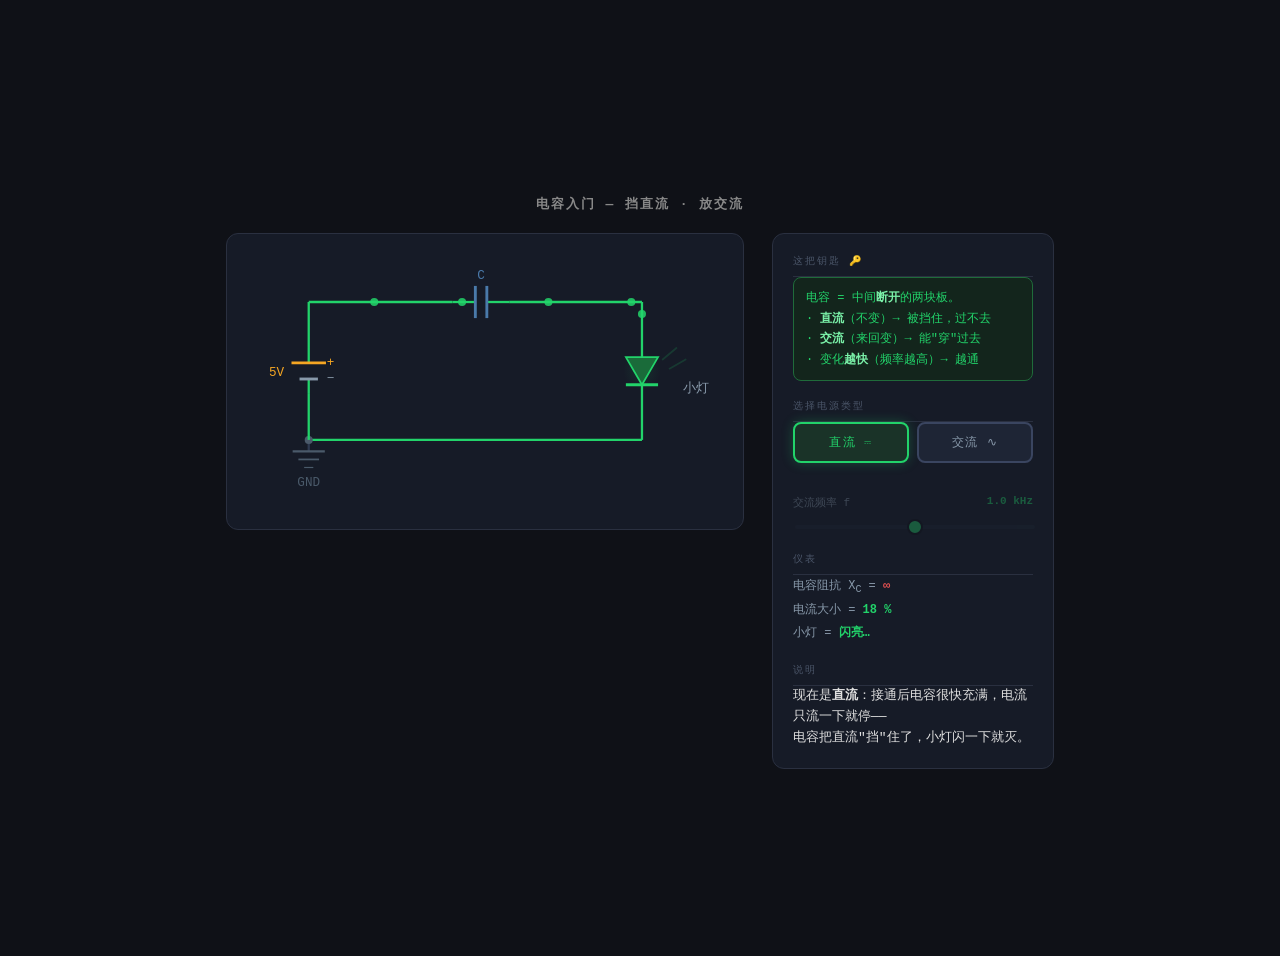
<file: basics/capacitor-intro.html>
<!DOCTYPE html>
<html lang="zh">
<head>
<meta charset="UTF-8">
<meta name="viewport" content="width=device-width, initial-scale=1.0">
<title>电容入门 — 挡直流 · 放交流</title>
<link rel="stylesheet" href="../assets/circuit.css">
<style>
  .key { background:#13251c; border:1px solid #1f6b3a; border-radius:8px; padding:10px 12px;
         font-size:12px; color:var(--green); line-height:1.7; }
  .key b { color:#7af0a8; }
  .big { font-size:13px; color:var(--txt); }
  .read { font-size:12px; color:var(--muted); line-height:1.9; font-variant-numeric:tabular-nums; }
  .read b { color:var(--green); }
  .read .inf { color:var(--danger); }
  .mode-row { display:flex; gap:8px; }
  .mode-row .btn { padding:10px; }
  #lamp-state.on { color:var(--green); }
  #lamp-state.off { color:var(--dim); }
  .slider-row.disabled { opacity:.35; pointer-events:none; }
</style>
</head>
<body>

<h1>电容入门 — 挡直流 · 放交流</h1>

<div class="stage">
  <div id="circuit-wrap">
    <svg id="svg" width="460" height="240" viewBox="0 0 460 240"></svg>
  </div>

  <div class="panel">
    <div>
      <div class="panel-title">这把钥匙 🔑</div>
      <div class="key">电容 = 中间<b>断开</b>的两块板。<br>
        · <b>直流</b>（不变）→ 被挡住，过不去<br>
        · <b>交流</b>（来回变）→ 能"穿"过去<br>
        · 变化<b>越快</b>（频率越高）→ 越通</div>
    </div>

    <div>
      <div class="panel-title">选择电源类型</div>
      <div class="mode-row">
        <button class="btn on" id="btn-dc">直流 ⎓</button>
        <button class="btn" id="btn-ac">交流 ∿</button>
      </div>
    </div>

    <div class="slider-row disabled" id="freq-wrap">
      <div class="slider-head"><span>交流频率 f</span><b id="freq-val">1.0 kHz</b></div>
      <input type="range" id="freq" min="0" max="100" value="50">
    </div>

    <div>
      <div class="panel-title">仪表</div>
      <div class="read">
        电容阻抗 X<sub>C</sub> = <b id="xc">∞</b><br>
        电流大小 = <b id="cur">0</b><br>
        小灯 = <b id="lamp-state" class="off">灭</b>
      </div>
    </div>

    <div>
      <div class="panel-title">说明</div>
      <div class="stage-note big" id="note">现在是<b>直流</b>：接通后电容很快充满，电流只流一下就停——<br>电容把直流"挡"住了，小灯闪一下就灭。</div>
    </div>
  </div>
</div>

<script src="../assets/circuit-kit.js?v=17"></script>
<script>
const NS = 'http://www.w3.org/2000/svg';
const svg = document.getElementById('svg');
const $ = id => document.getElementById(id);
svg.innerHTML = Circuit.defs();
const c = new Circuit(svg);

// ── geometry ──
const SX = 70, TOP = 60, BOT = 180, LEDX = 360, CAPX = 220;

function mk(tag, attrs) { const e = document.createElementNS(NS, tag); for (const k in attrs) e.setAttribute(k, attrs[k]); return e; }

// ── all components come from the shared kit (same code as the component library) ──
const CAP = c.capacitor(CAPX, TOP, { label: 'C', dir: 'h' });           // a[195,60] b[245,60]
const LED = c.led(LEDX, 120, { label: '小灯' });                         // anode[360,108] cathode[360,132]
const GND = c.ground(SX, BOT);
const SRC_DC = c.source(SX, 120, { label: '5V' });   const dcG = c.partLayer.lastChild;  // pos[70,100] neg[70,140]
const SRC_AC = c.acSource(SX, 120, { label: 'AC' });  const acG = c.partLayer.lastChild;  // a[70,90]  b[70,150]

// short stubs from each source's pins to the loop corners; they show/hide together with the source
const dcBridge = mk('g', {}); svg.appendChild(dcBridge);
dcBridge.appendChild(mk('line', { x1: SX, y1: 100, x2: SX, y2: TOP, stroke: '#2e3a50', 'stroke-width': 2 }));
dcBridge.appendChild(mk('line', { x1: SX, y1: 140, x2: SX, y2: BOT, stroke: '#2e3a50', 'stroke-width': 2 }));
const acBridge = mk('g', {}); svg.appendChild(acBridge);
acBridge.appendChild(mk('line', { x1: SX, y1: 90, x2: SX, y2: TOP, stroke: '#2e3a50', 'stroke-width': 2 }));
acBridge.appendChild(mk('line', { x1: SX, y1: 150, x2: SX, y2: BOT, stroke: '#2e3a50', 'stroke-width': 2 }));

// main loop wires: top (through capacitor), right (through LED), bottom
c.wire([SX, TOP], CAP.a);
c.wire(CAP.b, [LEDX, TOP]);
c.wire([LEDX, TOP], LED.anode);
c.wire(LED.cathode, [LEDX, BOT]);
c.wire([LEDX, BOT], [SX, BOT]);
c.fit(16, 1.15);

// recolor the loop = kit wires + whichever bridge stubs are visible
function lightLoop(color) {
  c.lightAll(color);
  [dcBridge, acBridge].forEach(b => [...b.children].forEach(l => l.setAttribute('stroke', color)));
}
// switch which source (and its stubs) is shown
function showSource(dc) {
  dcG.style.display = dc ? '' : 'none';   acG.style.display = dc ? 'none' : '';
  dcBridge.style.display = dc ? '' : 'none';   acBridge.style.display = dc ? 'none' : '';
}

// ── current particles around the loop (source segment not drawn) ──
const loop = [[SX, TOP], [LEDX, TOP], [LEDX, 108], [LEDX, 132], [LEDX, BOT], [SX, BOT]];
const flow = c.particles(loop);

// ── state ──
let mode = 'dc';
const C_FARAD = 1e-6;
// slider 0..100 → 10 Hz .. 100 kHz (log)
function sliderToFreq(v) { return Math.round(Math.pow(10, 1 + v / 100 * 4)); }
function fmtFreq(f) { return f >= 1000 ? (f / 1000).toFixed(1) + ' kHz' : f + ' Hz'; }
function fmtXc(x) { return x >= 1000 ? (x / 1000).toFixed(1) + ' kΩ' : x.toFixed(0) + ' Ω'; }

// DC animation state machine
let dcPhase = 0, dcT = 0;     // 0=charging 1=full-hold 2=reset
function setLamp(on, txt) { $('lamp-state').textContent = txt; $('lamp-state').className = on ? 'on' : 'off'; }

function applyMode() {
  const dc = mode === 'dc';
  $('btn-dc').classList.toggle('on', dc);
  $('btn-ac').classList.toggle('on', !dc);
  showSource(dc);
  $('freq-wrap').classList.toggle('disabled', dc);
  if (dc) {
    dcPhase = 0; dcT = 0;
    $('xc').textContent = '∞'; $('xc').className = 'inf';
    $('note').innerHTML = '现在是<b>直流</b>：接通后电容很快充满，电流只流一下就停——<br>电容把直流"挡"住了，小灯闪一下就灭。';
  } else {
    $('xc').className = '';
    flow.set({ on: true });
    updateAC();
    $('note').innerHTML = '现在是<b>交流</b>：电源来回变，电容不停充放电，电流就持续"穿"过去——<br>小灯一直亮；<b>频率越高，电容越通，灯越亮</b>。';
  }
}

function updateAC() {
  const f = sliderToFreq(+$('freq').value);
  $('freq-val').textContent = fmtFreq(f);
  const xc = 1 / (2 * Math.PI * f * C_FARAD);
  $('xc').textContent = fmtXc(xc);
  // brightness & current grow with frequency (lower Xc → more current)
  const norm = (+$('freq').value) / 100;          // 0..1
  const b = 0.25 + norm * 0.75;
  LED.set({ color: 'green', b });
  flow.set({ on: true, color: '#22d36a', speed: 0.5 + norm * 2.2 });
  lightLoop('#22d36a');
  $('cur').textContent = (b * 100).toFixed(0) + ' %';
  setLamp(true, '亮 ' + (b * 100).toFixed(0) + '%');
}

// DC: charge pulse → current flows briefly, then stops
let last = 0;
function tick(ts) {
  const dt = last ? Math.min(50, ts - last) : 16; last = ts;
  if (mode === 'dc') {
    dcT += dt;
    if (dcPhase === 0) {                 // charging (current flows)
      const frac = Math.min(1, dcT / 1400);
      flow.set({ on: true, color: '#22d36a', speed: 0.5 + (1 - frac) * 2.0 });
      lightLoop('#22d36a');
      const b = (1 - frac) * 0.9;
      LED.set({ color: 'green', b });
      $('cur').textContent = (b * 110).toFixed(0) + ' %';
      setLamp(b > 0.05, b > 0.05 ? '闪亮…' : '灭');
      if (frac >= 1) { dcPhase = 1; dcT = 0; }
    } else if (dcPhase === 1) {          // full → no current
      flow.set({ on: false });
      lightLoop('#2e3a50');
      LED.set({ color: 'off' });
      $('cur').textContent = '0';
      setLamp(false, '灭（已充满）');
      if (dcT > 1600) { dcPhase = 2; dcT = 0; }
    } else {                             // brief reset, then recharge to repeat the lesson
      if (dcT > 400) { dcPhase = 0; dcT = 0; }
    }
  }
  requestAnimationFrame(tick);
}

// ── controls ──
$('btn-dc').addEventListener('click', () => { mode = 'dc'; applyMode(); });
$('btn-ac').addEventListener('click', () => { mode = 'ac'; applyMode(); });
$('freq').addEventListener('input', () => { if (mode === 'ac') updateAC(); });

applyMode();
requestAnimationFrame(tick);
</script>
</body>
</html>
</file>
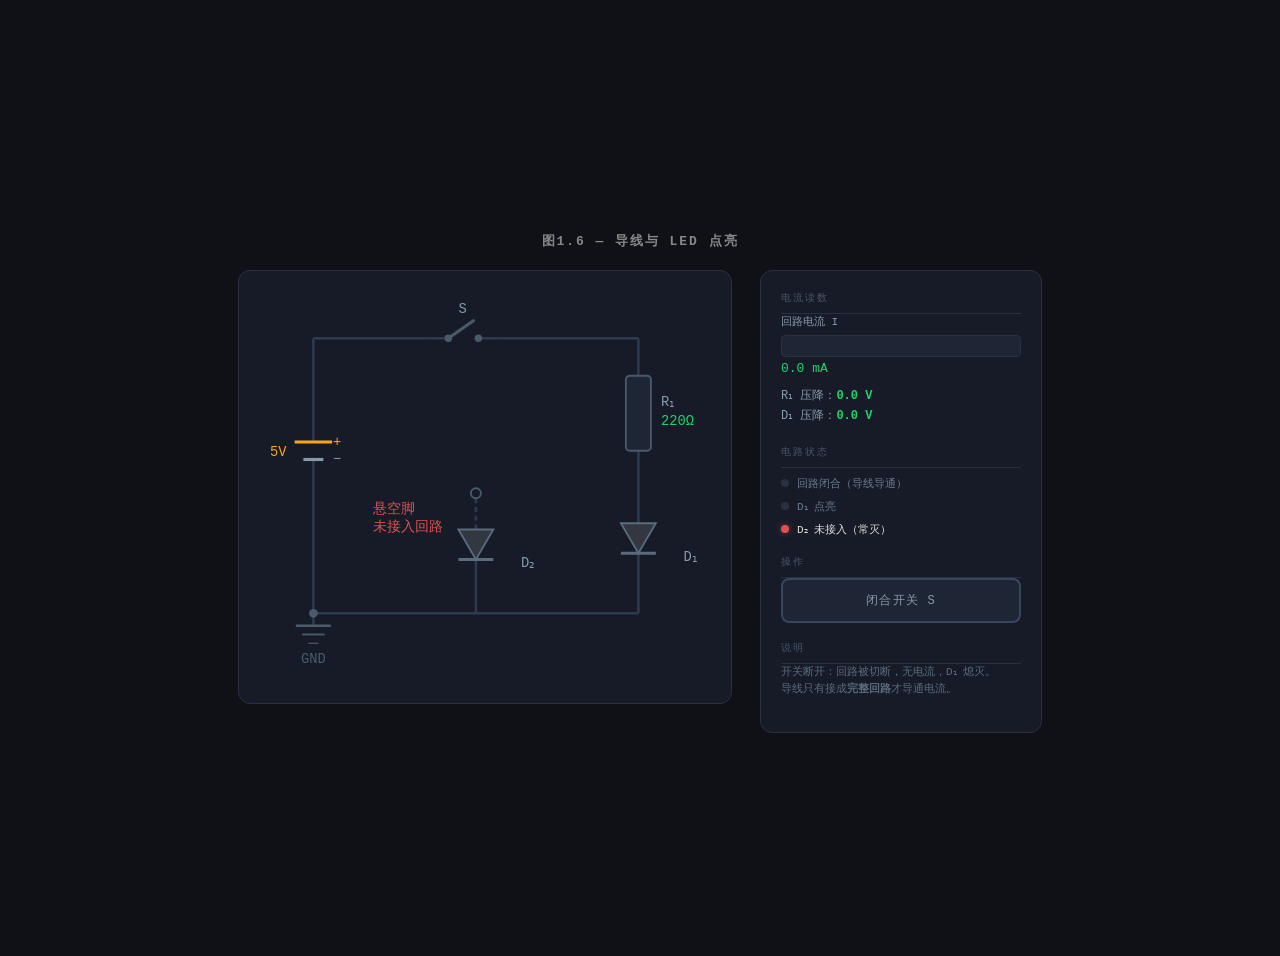
<file: exp1/fig1-6-wire-led.html>
<!DOCTYPE html>
<html lang="zh">
<head>
<meta charset="UTF-8">
<meta name="viewport" content="width=device-width, initial-scale=1.0">
<title>图1.6 — 导线与 LED 点亮</title>
<link rel="stylesheet" href="../assets/circuit.css">
</head>
<body>

<h1>图1.6 — 导线与 LED 点亮</h1>

<div class="stage">
  <div id="circuit-wrap">
    <svg id="svg" width="380" height="300" viewBox="0 60 380 300"></svg>
  </div>

  <div class="panel">
    <div>
      <div class="panel-title">电流读数</div>
      <div class="gauge-label">回路电流 I</div>
      <div class="gauge-track"><div class="gauge-fill" id="i-fill"></div></div>
      <div class="gauge-value" id="i-val">0.0 mA</div>
      <div class="readout" style="margin-top:10px">
        R₁ 压降：<b id="ro-vr">0.0 V</b><br>
        D₁ 压降：<b id="ro-vd">0.0 V</b>
      </div>
    </div>
    <div>
      <div class="panel-title">电路状态</div>
      <div id="st-loop" class="status-item"><div class="status-dot"></div>回路闭合（导线导通）</div>
      <div id="st-led"  class="status-item warn"><div class="status-dot"></div>D₁ 点亮</div>
      <div id="st-d2"   class="status-item danger active"><div class="status-dot"></div>D₂ 未接入（常灭）</div>
    </div>
    <div>
      <div class="panel-title">操作</div>
      <button class="btn" id="btn-s">闭合开关 S</button>
    </div>
    <div>
      <div class="panel-title">说明</div>
      <div class="stage-note" id="note"></div>
    </div>
  </div>
</div>

<script src="../assets/circuit-kit.js?v=17"></script>
<script>
const svg = document.getElementById('svg');
svg.insertAdjacentHTML('afterbegin', Circuit.defs());
const c = new Circuit(svg);

// ── DECLARE the circuit ──
const SRC = c.source(60, 180, { label: '5V' });    // pos(60,152) neg(60,208)
const SW  = c.switchH(180, 90, { label: 'S' });    // a(150,90) b(210,90)
const R   = c.resistor(320, 150, { label: 'R₁', value: '220Ω' }); // a(320,120) b(320,180)
const D1  = c.led(320, 250, { label: 'D₁' });      // anode(320,238) cathode(320,262)
const D2  = c.led(190, 255, { label: 'D₂' });      // (comparison, one leg floating)
D2.set({ color: 'off' });                          // never lights
const GND = c.ground(60, 310);

c.wire(SRC.pos, SW.a, { vfirst: true }); // + → top rail → switch
c.wire(SW.b, R.a);                       // switch → top-right → resistor
c.wire(R.b, D1.anode);                   // resistor → D1
c.wire(D1.cathode, [320, 310]);          // D1 → bottom rail
c.wire([320, 310], SRC.neg);             // bottom rail → battery −
// D2: bottom leg on the rail, top leg floating (not in the loop)
c.wire(D2.cathode, [190, 310]);
c.dashed(D2.anode, [190, 218]);
c.openTerm(190, 214);

const LOOP = [[60,160],[60,90],[320,90],[320,310],[60,310],[60,160]];
const flow = c.particles(LOOP);
c.fit();   // center content with an even, modest margin

// D2 floating caption (raw text)
[['悬空脚',230],['未接入回路',244]].forEach(([s,yy])=>{
  const t=document.createElementNS('http://www.w3.org/2000/svg','text');
  t.setAttribute('x',108); t.setAttribute('y',yy); t.setAttribute('class','lbl');
  t.setAttribute('fill','#e05050'); t.setAttribute('font-size',9); t.textContent=s; svg.appendChild(t);
});

// ── interactivity ──
const $ = id => document.getElementById(id);
let closed = false;
function update() {
  if (closed) {
    SW.setClosed(true); c.lightLoop(LOOP, '#22d36a'); flow.set({ on: true, color: '#22d36a', speed: 1 });
    D1.set({ color: 'green', b: 1 });
    $('i-fill').style.width = '100%'; $('i-val').textContent = '13.6 mA';
    $('ro-vr').textContent = '3.0 V'; $('ro-vd').textContent = '2.0 V';
    $('st-loop').classList.add('active'); $('st-led').classList.add('active');
    $('btn-s').classList.add('on'); $('btn-s').textContent = '断开开关 S';
    $('note').className = 'stage-note';
    $('note').innerHTML = '回路闭合：电流 I = (5−2)V ÷ 220Ω ≈ <b>13.6 mA</b>，处处相等。<br>R₁ 限流分 3V，D₁ 分 2V 而发光。';
  } else {
    SW.setClosed(false); c.lightAll('#2e3a50'); flow.set({ on: false });
    D1.set({ color: 'off' });
    $('i-fill').style.width = '0%'; $('i-val').textContent = '0.0 mA';
    $('ro-vr').textContent = '0.0 V'; $('ro-vd').textContent = '0.0 V';
    $('st-loop').classList.remove('active'); $('st-led').classList.remove('active');
    $('btn-s').classList.remove('on'); $('btn-s').textContent = '闭合开关 S';
    $('note').className = 'stage-note';
    $('note').innerHTML = '开关断开：回路被切断，无电流，D₁ 熄灭。<br>导线只有接成<b>完整回路</b>才导通电流。';
  }
}
$('btn-s').addEventListener('click', () => { closed = !closed; update(); });
update();
</script>
</body>
</html>
</file>
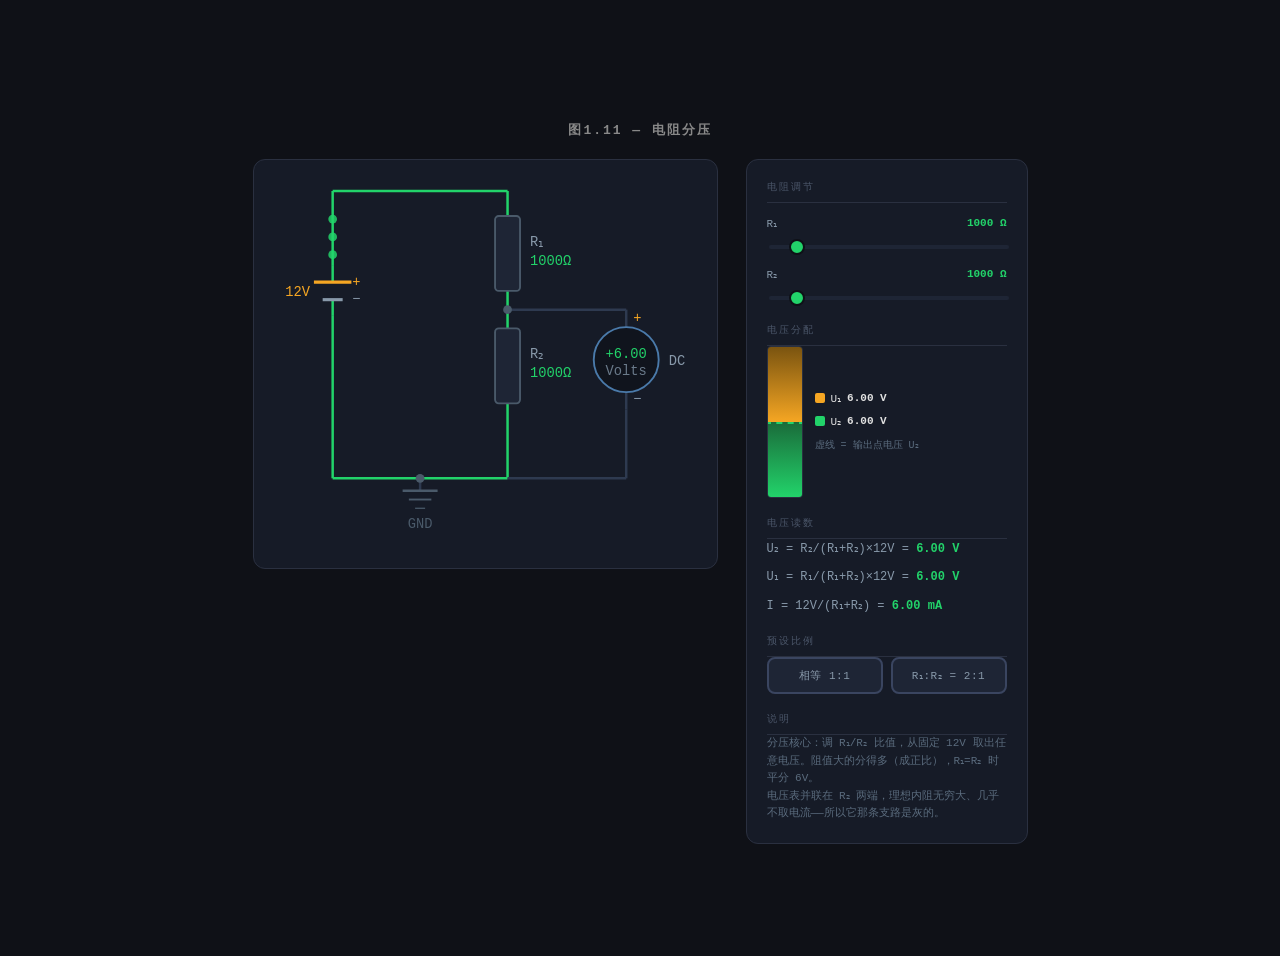
<file: exp2/fig1-11-voltage-divider.html>
<!DOCTYPE html>
<html lang="zh">
<head>
<meta charset="UTF-8">
<meta name="viewport" content="width=device-width, initial-scale=1.0">
<title>图1.11 — 电阻分压</title>
<link rel="stylesheet" href="../assets/circuit.css">
<style>
  .vbar-wrap { display:flex; gap:12px; align-items:center; }
  .vbar { width:34px; height:150px; border:1px solid var(--border); border-radius:4px; overflow:hidden; position:relative; background:var(--panel-2); }
  .vseg { width:100%; }
  #vtap { position:absolute; left:-3px; right:-3px; height:0; border-top:2px dashed var(--green); }
  .vbar-legend { display:flex; flex-direction:column; gap:10px; font-size:11px; }
  .vbar-legend .row { display:flex; align-items:center; gap:6px; }
  .vbar-legend .sw { width:10px; height:10px; border-radius:2px; flex-shrink:0; }
  .preset-row { display:flex; gap:8px; }
  .preset-row .btn { width:auto; flex:1; }
</style>
</head>
<body>

<h1>图1.11 — 电阻分压</h1>

<div class="stage">
  <div id="circuit-wrap">
    <svg id="svg" width="380" height="320" viewBox="0 0 380 320"></svg>
  </div>

  <div class="panel">
    <div>
      <div class="panel-title">电阻调节</div>
      <div class="slider-row">
        <div class="slider-head">R₁ <b id="r1-val">1000 Ω</b></div>
        <input type="range" id="r1" min="100" max="10000" step="100" value="1000">
      </div>
      <div class="slider-row">
        <div class="slider-head">R₂ <b id="r2-val">1000 Ω</b></div>
        <input type="range" id="r2" min="100" max="10000" step="100" value="1000">
      </div>
    </div>
    <div>
      <div class="panel-title">电压分配</div>
      <div class="vbar-wrap">
        <div class="vbar">
          <div class="vseg" id="seg-u1"></div>
          <div class="vseg" id="seg-u2"></div>
          <div id="vtap"></div>
        </div>
        <div class="vbar-legend">
          <div class="row"><span class="sw" style="background:var(--warn)"></span> U₁ <b id="leg-u1">6.00 V</b></div>
          <div class="row"><span class="sw" style="background:var(--green)"></span> U₂ <b id="leg-u2">6.00 V</b></div>
          <div style="color:var(--dim);font-size:10px">虚线 = 输出点电压 U₂</div>
        </div>
      </div>
    </div>
    <div>
      <div class="panel-title">电压读数</div>
      <div class="readout" id="ro-u2"></div>
      <div class="readout" id="ro-u1" style="margin-top:8px"></div>
      <div class="readout" id="ro-i" style="margin-top:8px"></div>
    </div>
    <div>
      <div class="panel-title">预设比例</div>
      <div class="preset-row">
        <button class="btn small" id="p-eq">相等 1:1</button>
        <button class="btn small" id="p-21">R₁:R₂ = 2:1</button>
      </div>
    </div>
    <div>
      <div class="panel-title">说明</div>
      <div class="stage-note">
        分压核心：调 R₁/R₂ 比值，从固定 12V 取出任意电压。阻值大的分得多（成正比），R₁=R₂ 时平分 6V。<br>
        <span style="color:var(--dim)">电压表并联在 R₂ 两端，理想内阻无穷大、几乎不取电流——所以它那条支路是灰的。</span>
      </div>
    </div>
  </div>
</div>

<script src="../assets/circuit-kit.js?v=17"></script>
<script>
const svg = document.getElementById('svg');
svg.insertAdjacentHTML('afterbegin', Circuit.defs());
const c = new Circuit(svg);

// ── DECLARE the divider ──
const SRC = c.source(60, 150, { label: '12V' });   // pos(60,130) neg(60,170)
const R1  = c.resistor(200, 120, { label: 'R₁', value: '1000Ω' }); // a(200,90) b(200,150)
const R2  = c.resistor(200, 210, { label: 'R₂', value: '1000Ω' }); // a(200,180) b(200,240)
const VM  = c.voltmeter(295, 205);                  // plus(295,165) minus(295,245)
const GND = c.ground(130, 300);

c.wire(SRC.pos, [200, 70], { vfirst: true }); // + → top rail (corner)
c.wire([200, 70], R1.a);                       // corner → R₁ (wire above R₁)
c.wire(R1.b, R2.a);                            // R₁ → node → R₂ (series)
c.node([200, 165]);                            // output node (R₁/R₂ junction)
c.wire(R2.b, [200, 300]);                      // R₂ → bottom rail
c.wire([200, 300], SRC.neg);                   // bottom rail → battery − (corner, no dot needed)
// voltmeter: parallel across R₂ (plus = node, minus = bottom rail) — no current
c.wire([200, 165], VM.plus);
c.wire(VM.minus, [295, 300]);
c.wire([295, 300], [200, 300]);

const LOOP = [[60,130],[60,70],[200,70],[200,300],[60,300],[60,130]];
const flow = c.particles(LOOP);
c.fit();

// ── interactivity ──
const VS = 12, BAR_H = 150;
const $ = id => document.getElementById(id);
function update() {
  const R1v = +$('r1').value, R2v = +$('r2').value, sum = R1v + R2v;
  const u2 = R2v / sum * VS, u1 = R1v / sum * VS, I = VS / sum;
  $('r1-val').textContent = R1v + ' Ω'; $('r2-val').textContent = R2v + ' Ω';
  if (R1._valEl) R1._valEl.textContent = R1v + 'Ω';
  if (R2._valEl) R2._valEl.textContent = R2v + 'Ω';
  VM.setReading('+' + u2.toFixed(2));
  // voltage bar
  const h1 = u1 / VS * BAR_H, h2 = u2 / VS * BAR_H;
  $('seg-u1').style.height = h1 + 'px'; $('seg-u1').style.background = 'linear-gradient(180deg,#7a5410,#f5a623)';
  $('seg-u2').style.height = h2 + 'px'; $('seg-u2').style.background = 'linear-gradient(180deg,#1a6b3a,#22d36a)';
  $('vtap').style.top = h1 + 'px';
  $('leg-u1').textContent = u1.toFixed(2) + ' V'; $('leg-u2').textContent = u2.toFixed(2) + ' V';
  $('ro-u2').innerHTML = 'U₂ = R₂/(R₁+R₂)×12V = <b>' + u2.toFixed(2) + ' V</b>';
  $('ro-u1').innerHTML = 'U₁ = R₁/(R₁+R₂)×12V = <b>' + u1.toFixed(2) + ' V</b>';
  $('ro-i').innerHTML  = 'I = 12V/(R₁+R₂) = <b>' + (I * 1000).toFixed(2) + ' mA</b>';
  c.lightLoop(LOOP, '#22d36a');   // main loop green; voltmeter branch stays gray
  flow.set({ on: true, color: '#22d36a', speed: Math.max(0.3, I * 1000 / 6) });
}
$('r1').addEventListener('input', update);
$('r2').addEventListener('input', update);
$('p-eq').addEventListener('click', () => { $('r1').value = 1000; $('r2').value = 1000; update(); });
$('p-21').addEventListener('click', () => { $('r1').value = 2000; $('r2').value = 1000; update(); });
update();
</script>
</body>
</html>
</file>
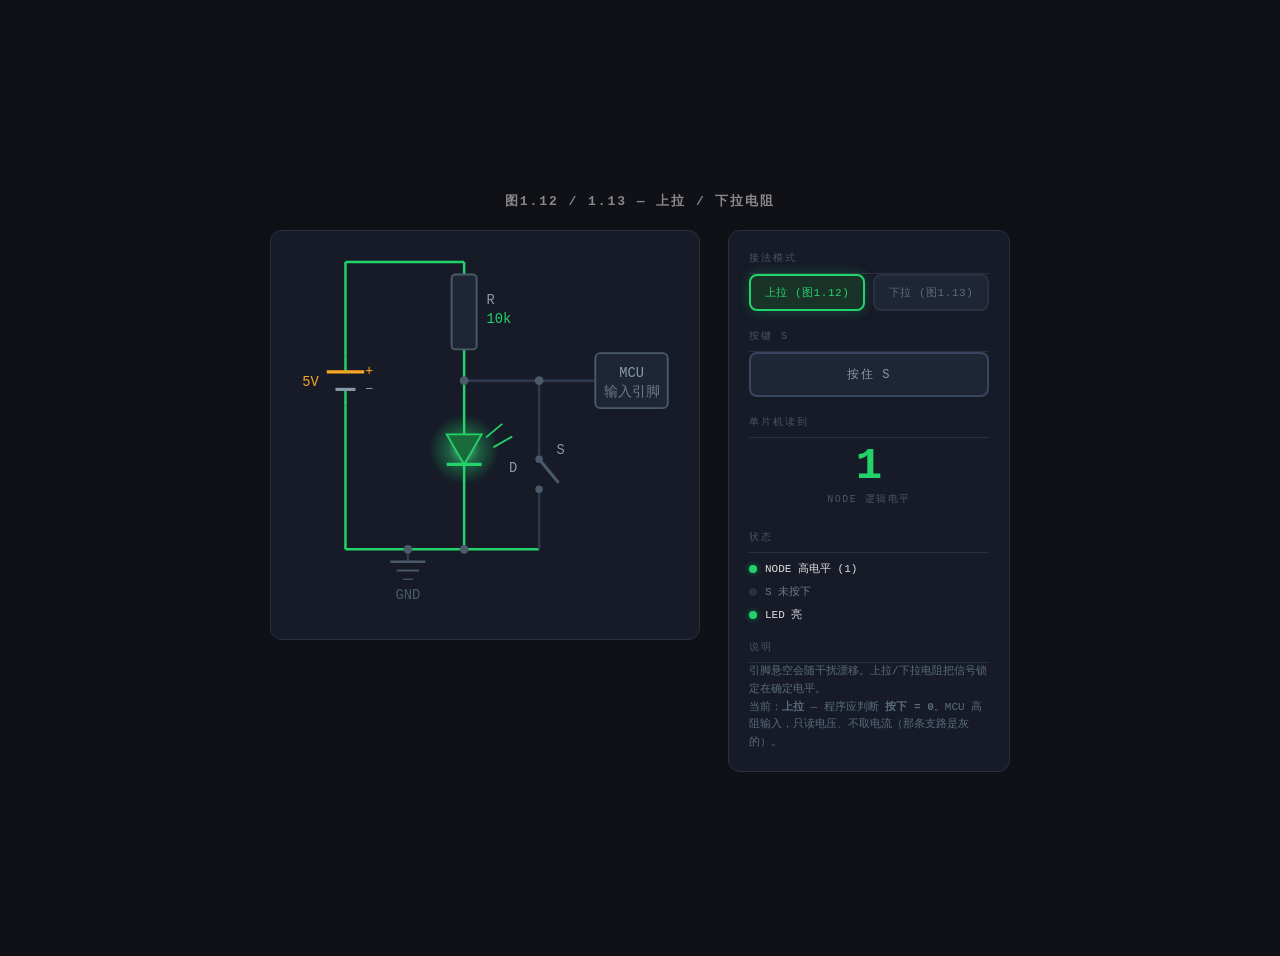
<file: exp3/fig1-12-pullup-pulldown.html>
<!DOCTYPE html>
<html lang="zh">
<head>
<meta charset="UTF-8">
<meta name="viewport" content="width=device-width, initial-scale=1.0">
<title>图1.12/1.13 — 上拉/下拉电阻</title>
<link rel="stylesheet" href="../assets/circuit.css">
<style>
  .mcu-read { text-align:center; margin:6px 0; }
  .mcu-read .num { font-size:44px; font-weight:bold; color:var(--green); line-height:1; }
  .mcu-read .num.low { color:var(--dim); }
  .mcu-read .cap { font-size:10px; color:var(--faint); letter-spacing:0.15em; margin-top:4px; }
  .mode-row { display:flex; gap:8px; }
  .mode-row .btn { flex:1; }
</style>
</head>
<body>

<h1>图1.12 / 1.13 — 上拉 / 下拉电阻</h1>

<div class="stage">
  <div id="circuit-wrap">
    <svg id="svg" width="360" height="320" viewBox="0 0 360 320"></svg>
  </div>

  <div class="panel">
    <div>
      <div class="panel-title">接法模式</div>
      <div class="mode-row">
        <button class="btn small on"  id="m-up">上拉 (图1.12)</button>
        <button class="btn small off" id="m-dn">下拉 (图1.13)</button>
      </div>
    </div>
    <div>
      <div class="panel-title">按键 S</div>
      <button class="btn" id="btn-s">按住 S</button>
    </div>
    <div>
      <div class="panel-title">单片机读到</div>
      <div class="mcu-read"><div class="num" id="mcu-num">1</div><div class="cap">NODE 逻辑电平</div></div>
    </div>
    <div>
      <div class="panel-title">状态</div>
      <div id="st-node" class="status-item"><div class="status-dot"></div><span id="st-node-txt">NODE 高电平 (1)</span></div>
      <div id="st-key"  class="status-item warn"><div class="status-dot"></div><span id="st-key-txt">S 未按下</span></div>
      <div id="st-led"  class="status-item"><div class="status-dot"></div><span id="st-led-txt">LED 亮</span></div>
    </div>
    <div>
      <div class="panel-title">说明</div>
      <div class="stage-note" id="note"></div>
    </div>
  </div>
</div>

<script src="../assets/circuit-kit.js?v=17"></script>
<script>
const svg = document.getElementById('svg');
const $ = id => document.getElementById(id);
let mode = 'up', pressed = false;
let fig;   // current built circuit { c, LED, SW, NODE, idle:[...], pressed:[...] }

// ── Build the circuit for a mode (clears + redraws) ──
function build(m) {
  svg.innerHTML = Circuit.defs();
  const c = new Circuit(svg);
  const SRC = c.source(55, 165, { label: '5V' });   // pos(55,145) neg(55,185)
  const MCU = c.mcu(255, 165, { sub: '输入引脚' });   // pin(255,165)
  const GND = c.ground(105, 300);
  let R, LED, SW, idle, pressed_path;

  if (m === 'up') {
    R   = c.resistor(150, 110, { label: 'R', value: '10k' }); // a(150,80) b(150,140)
    LED = c.led(150, 220, { label: 'D' });                    // anode(150,208) cathode(150,232)
    SW  = c.switchV(210, 240, { label: 'S' });                // a(210,210) b(210,270)  (NODE → GND)
    c.wire(SRC.pos, [150, 70], { vfirst: true });
    c.wire([150, 70], R.a);
    c.wire(R.b, [150, 165]);            // → NODE
    c.node([150, 165]);
    c.wire([150, 165], LED.anode);      // NODE → LED
    c.wire(LED.cathode, [150, 300]);    // LED → bottom rail
    c.wire([210, 300], SRC.neg);        // bottom rail (210→55) → battery −
    c.node([150, 300]);
    c.wire([150, 165], [210, 165]);     // NODE → switch tap (can carry current when pressed)
    c.node([210, 165]);
    c.wire([210, 165], MCU.pin);        // switch tap → MCU (high-Z, stays gray)
    c.wire([210, 165], SW.a);           // tap → switch
    c.wire(SW.b, [210, 300]);           // switch → bottom rail
    idle        = [[55,145],[55,70],[150,70],[150,300],[55,300],[55,145]];
    pressed_path = [[55,145],[55,70],[150,70],[150,165],[210,165],[210,300],[55,300],[55,145]];
  } else {
    LED = c.led(150, 115, { label: 'D' });                    // anode(150,103) cathode(150,127)
    R   = c.resistor(150, 215, { label: 'R', value: '10k' }); // a(150,185) b(150,245)
    SW  = c.switchV(210, 110, { label: 'S' });                // a(210,80) b(210,140)  (NODE → VCC)
    c.wire(SRC.pos, [150, 70], { vfirst: true });
    c.wire([150, 70], LED.anode);       // VCC → LED
    c.wire(LED.cathode, [150, 165]);    // LED → NODE
    c.node([150, 165]);
    c.wire([150, 165], R.a);            // NODE → R
    c.wire(R.b, [150, 300]);            // R → bottom rail
    c.wire([150, 300], SRC.neg);        // bottom rail → battery − (corner)
    c.wire([150, 165], [210, 165]);     // NODE → switch tap
    c.node([210, 165]);
    c.wire([210, 165], MCU.pin);        // tap → MCU
    c.wire([210, 165], SW.b);           // tap → switch (bottom)
    c.wire(SW.a, [210, 70]);            // switch → VCC rail top
    c.wire([210, 70], [150, 70]);       // tie to VCC rail
    idle        = [[55,145],[55,70],[150,70],[150,300],[55,300],[55,145]];
    pressed_path = [[55,145],[55,70],[210,70],[210,165],[150,165],[150,300],[55,300],[55,145]];
  }
  c.fit();
  fig = { c, LED, SW, idle, pressed: pressed_path };
}

// ── Apply the current state (truth table) ──
function render() {
  // truth table
  const nodeHigh = (mode === 'up') ? !pressed : pressed;
  const ledOn = !pressed;
  const mcu = nodeHigh ? 1 : 0;
  const path = pressed ? fig.pressed : fig.idle;

  fig.c.lightLoop(path, '#22d36a');
  fig.SW.setClosed(pressed);
  fig.LED.set(ledOn ? { color: 'green', b: 1 } : { color: 'off' });

  $('mcu-num').textContent = mcu;
  $('mcu-num').classList.toggle('low', mcu === 0);
  $('st-node').classList.toggle('active', nodeHigh);
  $('st-node-txt').textContent = nodeHigh ? 'NODE 高电平 (1)' : 'NODE 低电平 (0)';
  $('st-key').classList.toggle('active', pressed);
  $('st-key-txt').textContent = pressed ? 'S 已按下' : 'S 未按下';
  $('st-led').classList.toggle('active', ledOn);
  $('st-led-txt').textContent = ledOn ? 'LED 亮' : 'LED 灭';

  const modeName = mode === 'up' ? '上拉' : '下拉';
  const judge = mode === 'up' ? '按下 = 0' : '按下 = 1';
  $('note').innerHTML = '引脚悬空会随干扰漂移。上拉/下拉电阻把信号锁定在确定电平。<br>' +
    '当前：<b>' + modeName + '</b> — 程序应判断 <b>' + judge + '</b>。MCU 高阻输入，只读电压、不取电流（那条支路是灰的）。';
}

function setMode(m) {
  mode = m; pressed = false;
  $('m-up').classList.toggle('on', m === 'up'); $('m-up').classList.toggle('off', m !== 'up');
  $('m-dn').classList.toggle('on', m === 'dn'); $('m-dn').classList.toggle('off', m !== 'dn');
  $('btn-s').classList.remove('on'); $('btn-s').textContent = '按住 S';
  build(m); render();
}

$('m-up').addEventListener('click', () => setMode('up'));
$('m-dn').addEventListener('click', () => setMode('dn'));
function press(p) { pressed = p; $('btn-s').classList.toggle('on', p); $('btn-s').textContent = p ? '松开 S' : '按住 S'; render(); }
$('btn-s').addEventListener('mousedown', () => press(true));
$('btn-s').addEventListener('touchstart', e => { e.preventDefault(); press(true); });
document.addEventListener('mouseup', () => { if (pressed) press(false); });
document.addEventListener('touchend', () => { if (pressed) press(false); });

build('up'); render();
</script>
</body>
</html>
</file>
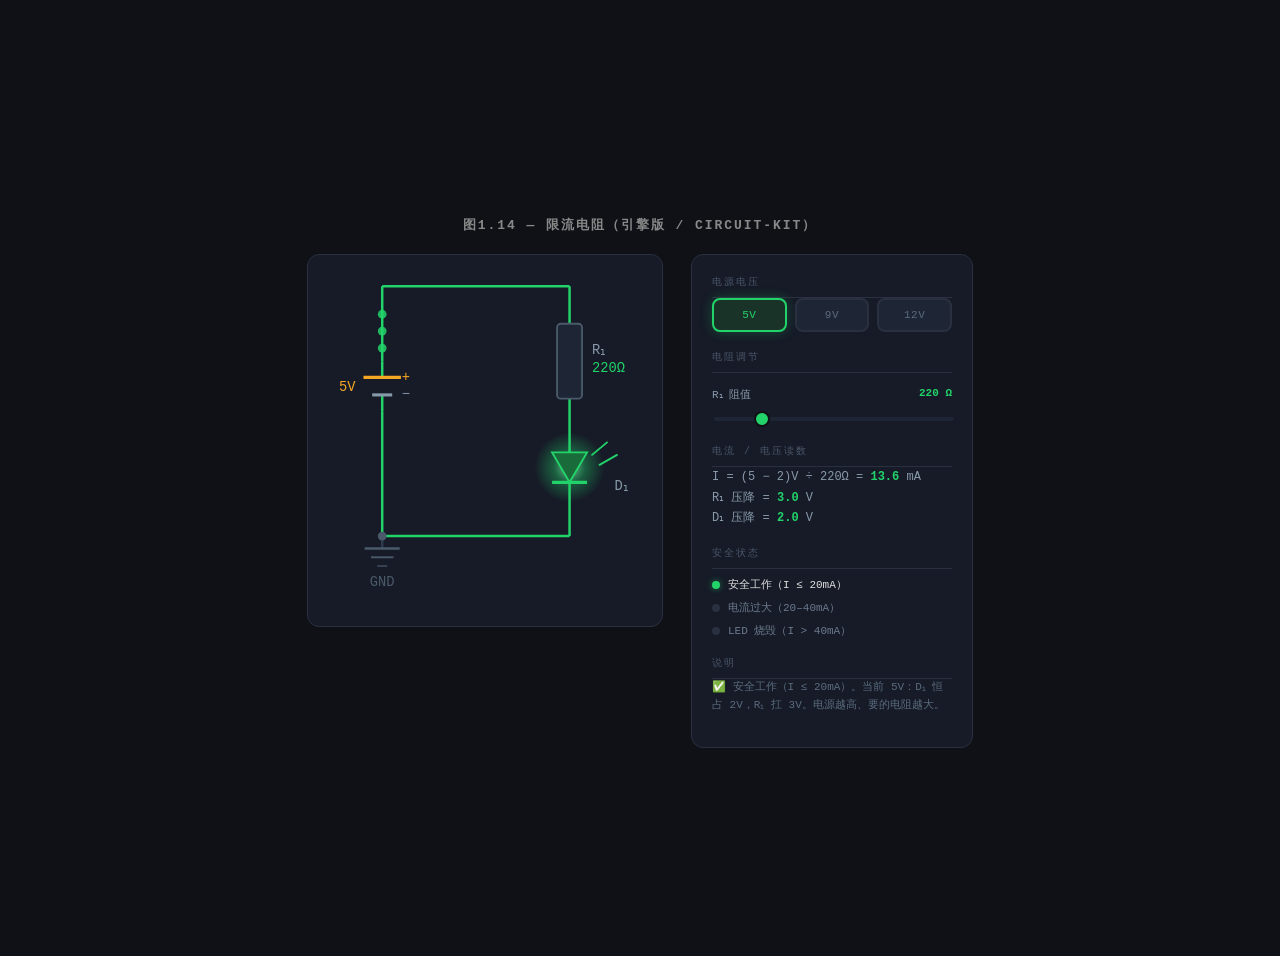
<file: exp4/fig1-14-current-limit.html>
<!DOCTYPE html>
<html lang="zh">
<head>
<meta charset="UTF-8">
<meta name="viewport" content="width=device-width, initial-scale=1.0">
<title>图1.14 — 限流电阻</title>
<link rel="stylesheet" href="../assets/circuit.css">
</head>
<body>

<h1>图1.14 — 限流电阻（引擎版 / circuit-kit）</h1>

<div class="stage">
  <div id="circuit-wrap">
    <svg id="svg" width="300" height="330" viewBox="0 0 300 330"></svg>
  </div>

  <div class="panel">
    <div>
      <div class="panel-title">电源电压</div>
      <div style="display:flex;gap:8px">
        <button class="btn small on"  id="v-5"  data-v="5">5V</button>
        <button class="btn small off" id="v-9"  data-v="9">9V</button>
        <button class="btn small off" id="v-12" data-v="12">12V</button>
      </div>
    </div>
    <div>
      <div class="panel-title">电阻调节</div>
      <div class="slider-row">
        <div class="slider-head"><span>R₁ 阻值</span><b id="r-label">220 Ω</b></div>
        <input type="range" id="r-slider" min="50" max="1000" step="10" value="220">
      </div>
    </div>
    <div>
      <div class="panel-title">电流 / 电压读数</div>
      <div class="readout">
        <span id="ro-i">I = (5 − 2)V ÷ 220Ω = <b>13.6</b> mA</span><br>
        R₁ 压降 = <b id="ro-vr">3.0</b> V<br>
        D₁ 压降 = <b id="ro-vd">2.0</b> V
      </div>
    </div>
    <div>
      <div class="panel-title">安全状态</div>
      <div id="st-safe" class="status-item"><div class="status-dot"></div>安全工作（I ≤ 20mA）</div>
      <div id="st-over" class="status-item warn"><div class="status-dot"></div>电流过大（20–40mA）</div>
      <div id="st-burn" class="status-item danger"><div class="status-dot"></div>LED 烧毁（I &gt; 40mA）</div>
    </div>
    <div>
      <div class="panel-title">说明</div>
      <div class="stage-note" id="note"></div>
    </div>
  </div>
</div>

<script src="../assets/circuit-kit.js?v=17"></script>
<script>
const svg = document.getElementById('svg');
svg.insertAdjacentHTML('afterbegin', Circuit.defs());
const c = new Circuit(svg);

// ── DECLARE the circuit: place components, connect pins. No raw coordinates. ──
const SRC = c.source(60, 150, { label: '5V' });   // pos (60,122) · neg (60,178)
const R   = c.resistor(210, 130, { label: 'R₁', value: '220Ω' }); // a (210,100) · b (210,160)
const D1  = c.led(210, 215, { label: 'D₁' });     // anode (210,203) · cathode (210,227)
const GND = c.ground(60, 270);

c.wire(SRC.pos, [210, 70], { vfirst: true }); // + → up → top rail (right corner)
c.wire([210, 70], R.a);                        // corner → down a bit → R₁ (leaves wire above R₁)
c.wire(R.b, D1.anode);                         // R₁ → LED
c.wire(D1.cathode, [210, 270]);                // LED → bottom rail
c.wire([210, 270], SRC.neg);                   // bottom rail → battery −

// particle loop (ordered rectangle) — through the same pins
const LOOP = [[60,130],[60,70],[210,70],[210,270],[60,270],[60,130]];
const flow = c.particles(LOOP);
c.fit();   // center content with an even, modest margin

// ── interactivity / formula / notes (unchanged spirit of the old version) ──
const VLED = 2.0, I_REF = 13.6;
let VCC = 5;
const $ = id => document.getElementById(id);
const vsrcText = SRC.labelEl; // the source's "5V" label element

function update() {
  const Rv = parseInt($('r-slider').value, 10);
  $('r-label').textContent = Rv + ' Ω';
  if (R._valEl) R._valEl.textContent = Rv + 'Ω';
  const I = ((VCC - VLED) / Rv) * 1000;
  const zone = I > 40 ? 'burn' : I > 20 ? 'over' : 'safe';

  $('ro-i').innerHTML = 'I = (' + VCC + ' − 2)V ÷ ' + Rv + 'Ω = <b>' + I.toFixed(1) + '</b> mA';
  $('ro-vr').textContent = (VCC - VLED).toFixed(1);
  $('ro-vd').textContent = VLED.toFixed(1);
  $('ro-i').classList.toggle('danger', zone === 'burn');

  ['st-safe','st-over','st-burn'].forEach(s => $(s).classList.remove('active'));
  const bright = Math.min(1, I / I_REF);
  if (zone === 'burn') {
    $('st-burn').classList.add('active');
    D1.set({ color: 'burnt' });
    c.lightAll('#2e3a50'); flow.set({ on: false });
    const Rsafe = Math.ceil((VCC - VLED) / 0.020 / 10) * 10;
    $('note').className = 'stage-note danger';
    $('note').innerHTML = '🔥 电流超过 40mA，D₁ 已烧毁！<br>' + VCC + 'V 下 R₁=' + Rv +
      'Ω 太小。拖回 R ≥ ' + Rsafe + 'Ω 可“换新 LED”恢复。';
  } else if (zone === 'over') {
    $('st-over').classList.add('active');
    D1.set({ color: 'amber', b: bright });
    c.lightAll('#f5a623'); flow.set({ on: true, color: '#f5a623', speed: I / I_REF });
    $('note').className = 'stage-note warn';
    $('note').innerHTML = '⚠ 电流偏大（20–40mA），LED 过亮发热。<br>再减小 R₁ 会超 40mA 烧毁。';
  } else {
    $('st-safe').classList.add('active');
    D1.set({ color: 'green', b: bright });
    c.lightAll('#22d36a'); flow.set({ on: true, color: '#22d36a', speed: Math.max(0.3, I / I_REF) });
    $('note').className = 'stage-note';
    $('note').innerHTML = '✅ 安全工作（I ≤ 20mA）。当前 ' + VCC + 'V：D₁ 恒占 2V，R₁ 扛 ' +
      (VCC - VLED).toFixed(0) + 'V。电源越高、要的电阻越大。';
  }
}

$('r-slider').addEventListener('input', update);
['v-5','v-9','v-12'].forEach(id => $(id).addEventListener('click', () => {
  VCC = parseFloat($(id).dataset.v);
  ['v-5','v-9','v-12'].forEach(x => { const on = x === id; $(x).classList.toggle('on', on); $(x).classList.toggle('off', !on); });
  if (vsrcText) vsrcText.textContent = VCC + 'V';
  update();
}));
update();
</script>
</body>
</html>
</file>
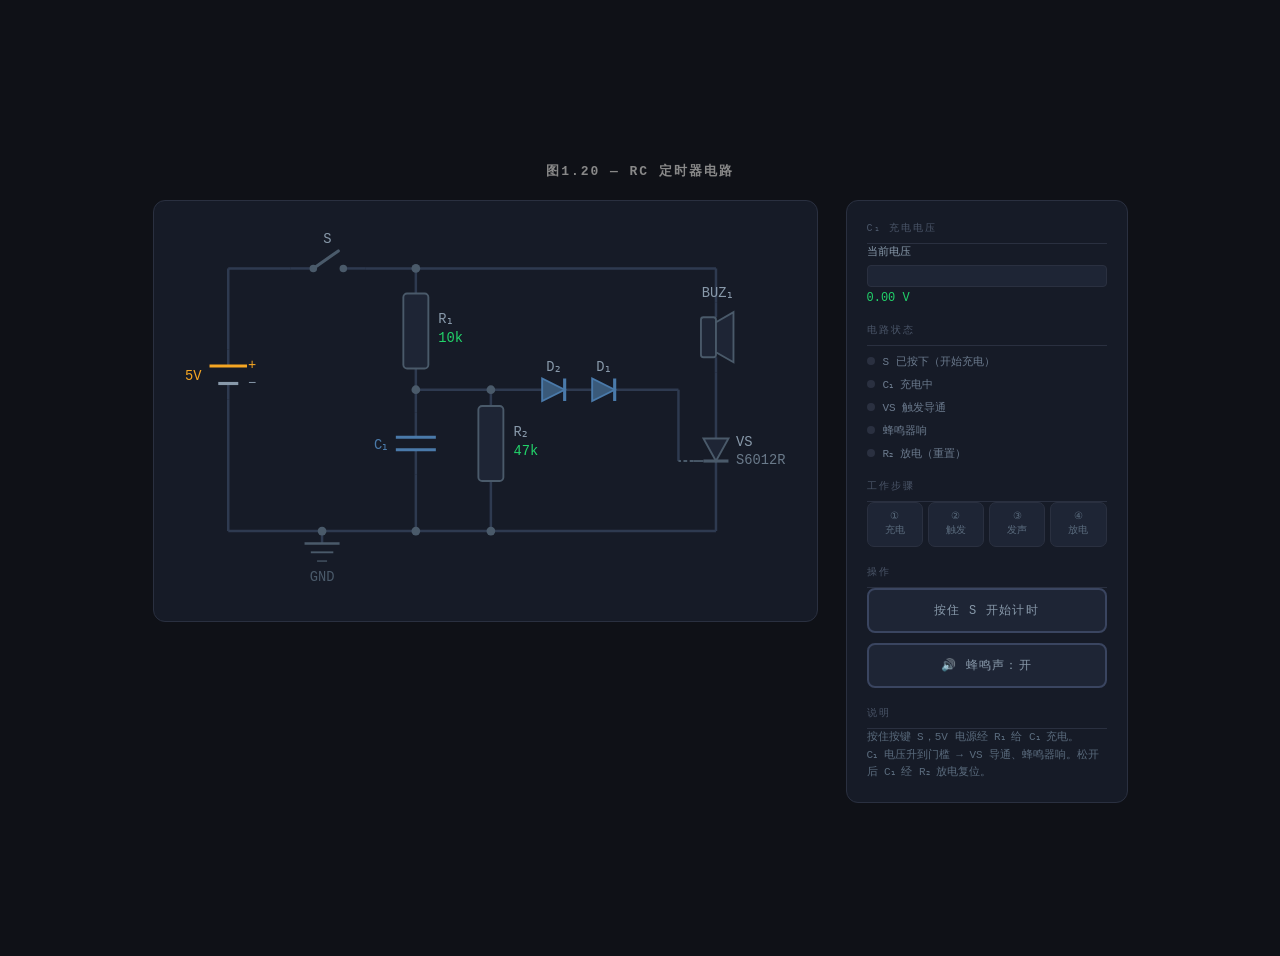
<file: exp5/fig1-20-rc-timer.html>
<!DOCTYPE html>
<html lang="zh">
<head>
<meta charset="UTF-8">
<meta name="viewport" content="width=device-width, initial-scale=1.0">
<title>图1.20 — RC 定时器电路</title>
<link rel="stylesheet" href="../assets/circuit.css">
<style>
  .gauge-label { font-size:11px; color:var(--muted); margin-bottom:6px; }
  .gauge-track { background:#1e2535; border:1px solid var(--border); border-radius:4px; height:20px; overflow:hidden; }
  .gauge-fill  { height:100%; border-radius:3px; transition:width .05s linear; background:linear-gradient(90deg,#1a6b3a,#22d36a); width:0%; }
  .gauge-value { font-size:12px; color:var(--green); margin-top:4px; font-variant-numeric:tabular-nums; }
  #btn-mute { margin-top:10px; }
  #btn-mute.muted { color:var(--faint); border-color:var(--border); }
  #stage-note.buzzing { color:var(--amber); }
  .steps { display:flex; gap:5px; }
  .step { flex:1; font-size:10px; line-height:1.45; text-align:center; padding:7px 2px;
          border-radius:7px; background:#1e2535; color:#5a6b7d; border:1px solid #2a3040; transition:all .25s; }
  .step.active { background:#13301f; color:var(--green); border-color:var(--green); }
  .step.warn.active { background:#34280f; color:var(--amber); border-color:var(--amber); }
</style>
</head>
<body>

<h1>图1.20 — RC 定时器电路</h1>

<div class="stage">
  <div id="circuit-wrap">
    <svg id="svg" width="500" height="380" viewBox="0 0 500 380"></svg>
  </div>

  <div class="panel">
    <div>
      <div class="panel-title">C₁ 充电电压</div>
      <div class="gauge-label">当前电压</div>
      <div class="gauge-track"><div class="gauge-fill" id="gfill"></div></div>
      <div class="gauge-value" id="gval">0.00 V</div>
    </div>

    <div>
      <div class="panel-title">电路状态</div>
      <div id="st-s"    class="status-item"><div class="status-dot"></div><span>S 已按下（开始充电）</span></div>
      <div id="st-chg"  class="status-item" style="margin-top:8px"><div class="status-dot"></div><span>C₁ 充电中</span></div>
      <div id="st-trig" class="status-item warn" style="margin-top:8px"><div class="status-dot"></div><span>VS 触发导通</span></div>
      <div id="st-buz"  class="status-item warn" style="margin-top:8px"><div class="status-dot"></div><span>蜂鸣器响</span></div>
      <div id="st-dis"  class="status-item" style="margin-top:8px"><div class="status-dot"></div><span>R₂ 放电（重置）</span></div>
    </div>

    <div>
      <div class="panel-title">工作步骤</div>
      <div class="steps">
        <div class="step" id="step-1">①<br>充电</div>
        <div class="step warn" id="step-2">②<br>触发</div>
        <div class="step warn" id="step-3">③<br>发声</div>
        <div class="step" id="step-4">④<br>放电</div>
      </div>
    </div>

    <div>
      <div class="panel-title">操作</div>
      <button class="btn" id="btn-s">按住 S 开始计时</button>
      <button class="btn" id="btn-mute">🔊 蜂鸣声：开</button>
    </div>

    <div>
      <div class="panel-title">说明</div>
      <div class="stage-note" id="stage-note">按住按键 S，5V 电源经 R₁ 给 C₁ 充电。<br>C₁ 电压升到门槛 → VS 导通、蜂鸣器响。松开后 C₁ 经 R₂ 放电复位。</div>
    </div>
  </div>
</div>

<script src="../assets/circuit-kit.js?v=17"></script>
<script>
const svg = document.getElementById('svg');
const $ = id => document.getElementById(id);
svg.innerHTML = Circuit.defs();
const c = new Circuit(svg);

// ── place components ──
const SRC = c.source(60, 195, { label: '5V' });                          // pos[60,175] neg[60,215]
const SW  = c.switchH(140, 110, { label: 'S' });                         // a[110,110] b[170,110]
const R1  = c.resistor(210, 160, { label: 'R₁', value: '10k' });         // a[210,130] b[210,190]
const C1  = c.capacitor(210, 250, { label: 'C₁' });                      // a[210,225] b[210,275]
const R2  = c.resistor(270, 250, { label: 'R₂', value: '47k' });         // a[270,220] b[270,280]
const D2  = c.diode(320, 207, { label: 'D₂' });                          // anode[311,207] cathode[329,207]
const D1  = c.diode(360, 207, { label: 'D₁' });                          // anode[351,207] cathode[369,207]
const BUZ = c.buzzer(450, 165, { label: 'BUZ₁' });                       // a[450,137] b[450,193]
const VS  = c.scr(450, 255, { label: 'VS', sub: 'S6012R', dir: 'v' });   // anode[450,246] cathode[450,264] gate[420,264]
const GND = c.ground(135, 320);

// ── wiring ──
// VCC rail (top): source + → up → switch → both branches
c.wire(SRC.pos, [60, 110], { vfirst: true });
c.wire([60, 110], SW.a);
c.wire(SW.b, [210, 110]);
c.wire([210, 110], [450, 110]);
// charge branch: VCC → R1 → C1 → GND
c.wire([210, 110], R1.a);
c.wire(R1.b, C1.a); c.node([210, 207]);          // NODE (R1 / C1 / R2 / D2 junction)
c.wire(C1.b, [210, 320]);
// pulldown + discharge resistor: NODE → R2 → GND (parallel with C1)
c.wire([210, 207], [270, 207]); c.node([270, 207]);
c.wire([270, 207], R2.a);
c.wire(R2.b, [270, 320]);
// trigger chain: NODE → D2 → D1 → VS gate
c.wire([270, 207], D2.anode);
c.wire(D2.cathode, D1.anode);
c.wire(D1.cathode, [420, 207]); c.wire([420, 207], VS.gate);
// output branch: VCC → BUZ → VS → GND
c.wire([450, 110], BUZ.a);
c.wire(BUZ.b, VS.anode);
c.wire(VS.cathode, [450, 320]);
// GND rail (bottom)
c.wire(SRC.neg, [60, 320], { vfirst: true });
c.wire([60, 320], [450, 320]);
// junction dots at the 3-way taps (consistent with the other figures)
c.node([210, 110]);   // VCC rail ┬ charge branch
c.node([210, 320]);   // GND rail ┬ C1
c.node([270, 320]);   // GND rail ┬ R2

c.fit();

// ── current paths (each state = a set of live sub-paths) ──
// charging (S down, before trigger): VCC→R1→{C1, R2}→GND
const chargeSegs = [
  [[60,188],[60,110],[210,110],[210,320],[60,320],[60,202]],   // main charge loop (covers battery leads)
  [[210,207],[270,207],[270,320]]                              // R2 pulldown branch
];
// signalling (threshold reached, before VS fires): charge + R2 + trigger chain, NO output yet
const signalSegs = [
  [[60,188],[60,110],[210,110],[210,320],[60,320],[60,202]],   // charge loop (battery, R1, C1)
  [[210,207],[270,207],[270,320]],                             // R2 branch
  [[270,207],[420,207],[420,264]]                              // trigger chain → gate
];
// triggered: charge + R2 + trigger chain (NODE→D2→D1→gate) + output (BUZ→VS)
const trigSegs = [
  [[60,188],[60,110],[450,110],[450,320],[60,320],[60,202]],   // rails + BUZ + VS (output loop)
  [[210,110],[210,320]],                                       // charge vertical (R1,C1)
  [[210,207],[270,207],[270,320]],                             // R2 branch
  [[270,207],[420,207],[420,264]]                              // trigger chain → gate
];
// discharging (S open): C1 ∥ R2 loop, NODE→R2→GND→back to C1
const dischargeSegs = [
  [[210,245],[210,207],[270,207],[270,320]],                   // C1 top-plate lead → NODE → R2 → GND
  [[210,255],[210,320],[270,320]]                              // C1 bottom-plate lead → bottom rail → R2 bottom
];
// particle flow paths (source + → ... → source −)
const chargeFlow = [[60,175],[60,110],[210,110],[210,320],[60,320],[60,215]];
const outFlow    = [[60,175],[60,110],[450,110],[450,320],[60,320],[60,215]];
const trigFlow   = [[210,207],[270,207],[311,207],[369,207],[420,207],[420,264]]; // NODE → D2 → D1 → gate
const pCharge = c.particles(chargeFlow);
const pOut    = c.particles(outFlow);
const pTrig   = c.particles(trigFlow);   // trigger signal travelling to the gate
function allGray() { c.lightPaths([], '#22d36a'); }
function setStep(n) { for (let i = 1; i <= 4; i++) $('step-' + i).classList.toggle('active', i === n); }

// ── physics ──
const VCC = 5.0, VTRIG = 2.8, TAU = 4000;
let voltage = 0, pressing = false, buzzing = false;
let triggering = false, trigTimer = null;   // signalling phase before VS fires
let startTime = null, v0 = 0, rafId = null;
let dischargeStart = null, vDischarge = 0;

function setStatus(id, on) { $(id).classList.toggle('active', on); }
function updateGauge(v) {
  const pct = Math.min(100, (v / VCC) * 100);
  $('gfill').style.width = pct + '%';
  $('gval').textContent = v.toFixed(2) + ' V';
  C1.setCharge(v / VCC);
  $('gfill').style.background = v >= VTRIG ? 'linear-gradient(90deg,#6b2020,#e05050)' : 'linear-gradient(90deg,#1a6b3a,#22d36a)';
  $('gval').style.color = v >= VTRIG ? '#e05050' : '#22d36a';
}

// Phase ②: threshold reached → a trigger signal travels through D2/D1 to the gate
function startTrigger() {
  triggering = true;
  setStatus('st-trig', true);
  setStep(2);
  c.lightPaths(signalSegs, '#f5a623');                      // charge + R2 + trigger chain amber; output still gray
  pCharge.set({ on: false });
  pTrig.set({ on: true, color: '#f5a623', speed: 1.7 });    // signal racing to the gate
  $('stage-note').className = 'stage-note buzzing';
  $('stage-note').innerHTML = '② C₁ 电压达到门槛！<br>触发信号正经 D₂/D₁ 送往 VS 的门极…';
  trigTimer = setTimeout(fireVS, 1100);
}
// Phase ③: signal reaches the gate → VS latches on → buzzer sounds
function fireVS() {
  trigTimer = null; triggering = false; buzzing = true;
  setStatus('st-buz', true);
  setStep(3);
  pTrig.set({ on: false });
  VS.setOn(true); BUZ.setRinging(true);
  c.lightPaths(trigSegs, '#f5a623');
  pOut.set({ on: true, color: '#f5a623', speed: 1.4 });
  $('stage-note').className = 'stage-note buzzing';
  $('stage-note').innerHTML = '③ VS 被触发、一直导通！<br>电源→蜂鸣器→VS→地接通，蜂鸣器响，定时结束。';
  startBuzzSound();
}
function untrigger() {
  if (trigTimer) { clearTimeout(trigTimer); trigTimer = null; }
  triggering = false; buzzing = false;
  setStatus('st-trig', false); setStatus('st-buz', false);
  VS.setOn(false); BUZ.setRinging(false);
  pTrig.set({ on: false }); pOut.set({ on: false });
  stopBuzzSound();
}

function tick(ts) {
  if (pressing) {
    if (!startTime) { startTime = ts; v0 = voltage; }
    const elapsed = ts - startTime;
    voltage = VCC - (VCC - v0) * Math.exp(-elapsed / TAU);
    updateGauge(voltage);
    if (!buzzing && !triggering) {           // still charging
      setStatus('st-chg', true);
      setStep(1);
      // charge current decreases as C1 fills → particle speed ∝ (VCC − v)
      pCharge.set({ on: true, color: '#22d36a', speed: 0.5 + (VCC - voltage) / VCC * 1.2 });
      c.lightPaths(chargeSegs, '#22d36a');
      if (voltage >= VTRIG) startTrigger();   // → phase ② signalling
    }
  }
  rafId = requestAnimationFrame(tick);
}

// ── Web Audio buzzer ──
let audioCtx = null, buzzOsc = null, buzzGain = null, soundOn = true;
function ensureAudio() {
  if (!audioCtx) { const AC = window.AudioContext || window.webkitAudioContext; audioCtx = new AC(); }
  if (audioCtx.state === 'suspended') audioCtx.resume();
}
function startBuzzSound() {
  if (!soundOn) return;
  ensureAudio();
  if (buzzOsc) return;
  buzzOsc = audioCtx.createOscillator(); buzzGain = audioCtx.createGain();
  buzzOsc.type = 'square'; buzzOsc.frequency.value = 2700; buzzGain.gain.value = 0.0;
  buzzOsc.connect(buzzGain).connect(audioCtx.destination); buzzOsc.start();
  buzzGain.gain.setTargetAtTime(0.12, audioCtx.currentTime, 0.01);
}
function stopBuzzSound() {
  if (!buzzOsc) return;
  const osc = buzzOsc, g = buzzGain;
  g.gain.setTargetAtTime(0.0, audioCtx.currentTime, 0.02);
  setTimeout(() => { try { osc.stop(); } catch (e) {} }, 80);
  buzzOsc = null; buzzGain = null;
}
$('btn-mute').addEventListener('click', () => {
  soundOn = !soundOn;
  $('btn-mute').textContent = soundOn ? '🔊 蜂鸣声：开' : '🔇 蜂鸣声：关';
  $('btn-mute').classList.toggle('muted', !soundOn);
  if (!soundOn) stopBuzzSound(); else if (buzzing) startBuzzSound();
});

// ── press / release ──
function startPress() {
  if (soundOn) ensureAudio();
  pressing = true; startTime = null; dischargeStart = null;
  setStatus('st-s', true); setStatus('st-dis', false);
  SW.setClosed(true); setStep(1);
  $('btn-s').classList.add('on'); $('btn-s').textContent = '松开 S 停止';
  if (!rafId) rafId = requestAnimationFrame(tick);
}
function stopPress() {
  pressing = false; startTime = null;
  setStatus('st-s', false); setStatus('st-chg', false);
  SW.setClosed(false);
  $('btn-s').classList.remove('on'); $('btn-s').textContent = '按住 S 开始计时';
  if (buzzing || triggering) untrigger();
  pCharge.set({ on: false });
  // discharge through R2
  vDischarge = voltage; dischargeStart = performance.now();
  setStatus('st-dis', true); setStep(4);
  $('stage-note').className = 'stage-note';
  $('stage-note').innerHTML = 'S 断开，C₁ 通过 R₂ 放电中…<br>电压归零后可再次计时。';
  c.lightPaths(dischargeSegs, '#22d36a'); // C1 ∥ R2 discharge loop
  animDischarge();
}
function animDischarge() {
  if (!dischargeStart) return;
  const elapsed = performance.now() - dischargeStart;
  voltage = vDischarge * Math.exp(-elapsed / 800);
  updateGauge(voltage);
  if (voltage > 0.02) {
    requestAnimationFrame(animDischarge);
  } else {
    voltage = 0; updateGauge(0);
    setStatus('st-dis', false); setStep(0);
    $('stage-note').innerHTML = 'C₁ 已放电清零，可重新按 S 开始新的计时。';
    allGray();
    cancelAnimationFrame(rafId); rafId = null;
  }
}

$('btn-s').addEventListener('mousedown', startPress);
$('btn-s').addEventListener('touchstart', e => { e.preventDefault(); startPress(); });
document.addEventListener('mouseup', () => { if (pressing) stopPress(); });
document.addEventListener('touchend', () => { if (pressing) stopPress(); });

updateGauge(0);
allGray();
</script>
</body>
</html>
</file>
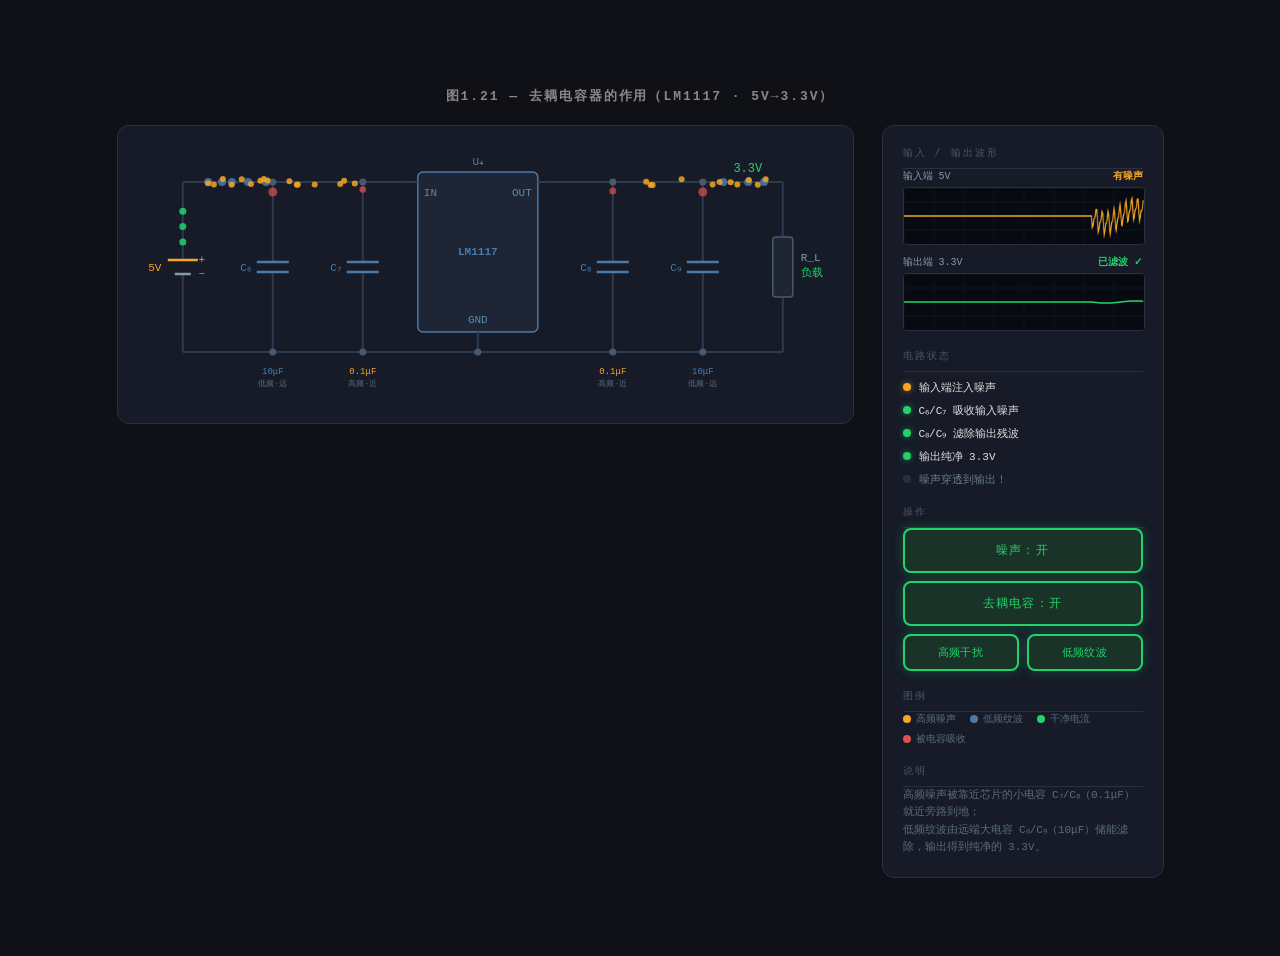
<file: exp6/fig1-21-decoupling-cap.html>
<!DOCTYPE html>
<html lang="zh">
<head>
<meta charset="UTF-8">
<meta name="viewport" content="width=device-width, initial-scale=1.0">
<title>图1.21 — 去耦电容器的作用</title>
<link rel="stylesheet" href="../assets/circuit.css">
<style>
  .scope-wrap { display:flex; flex-direction:column; gap:10px; }
  .scope-box { }
  .scope-cap { font-size:10px; color:var(--muted); margin-bottom:4px; display:flex; justify-content:space-between; }
  .scope-cap b { font-variant-numeric:tabular-nums; }
  canvas.scope { width:100%; height:56px; display:block; border-radius:4px; background:#070b11; border:1px solid var(--border); }
  .legend { display:flex; flex-wrap:wrap; gap:6px 14px; font-size:10px; color:var(--dim); }
  .leg { display:flex; align-items:center; gap:5px; }
  .leg-dot { width:8px; height:8px; border-radius:50%; flex-shrink:0; }
  #btn-cap.danger:not(.on) { background:#2a1010; border-color:var(--danger); color:var(--danger); box-shadow:0 0 12px #e0505044; }
  .btn-row { display:flex; gap:8px; }
  .btn-row .btn { padding:9px; font-size:11px; letter-spacing:.04em; text-transform:none; }
</style>
</head>
<body>

<h1>图1.21 — 去耦电容器的作用（LM1117 · 5V→3.3V）</h1>

<div class="stage">
  <div id="circuit-wrap">
    <svg id="svg" width="700" height="320" viewBox="0 0 700 320"></svg>
  </div>

  <div class="panel">
    <div>
      <div class="panel-title">输入 / 输出波形</div>
      <div class="scope-wrap">
        <div class="scope-box">
          <div class="scope-cap"><span>输入端 5V</span><b id="lab-in">有噪声</b></div>
          <canvas class="scope" id="scope-in" width="320" height="56"></canvas>
        </div>
        <div class="scope-box">
          <div class="scope-cap"><span>输出端 3.3V</span><b id="lab-out">已滤波 ✓</b></div>
          <canvas class="scope" id="scope-out" width="320" height="56"></canvas>
        </div>
      </div>
    </div>

    <div>
      <div class="panel-title">电路状态</div>
      <div id="st-noise" class="status-item warn"><div class="status-dot"></div><span>输入端注入噪声</span></div>
      <div id="st-in"  class="status-item"><div class="status-dot"></div><span>C₆/C₇ 吸收输入噪声</span></div>
      <div id="st-out" class="status-item"><div class="status-dot"></div><span>C₈/C₉ 滤除输出残波</span></div>
      <div id="st-clean" class="status-item"><div class="status-dot"></div><span>输出纯净 3.3V</span></div>
      <div id="st-leak" class="status-item danger"><div class="status-dot"></div><span>噪声穿透到输出！</span></div>
    </div>

    <div>
      <div class="panel-title">操作</div>
      <button class="btn on" id="btn-noise">噪声：开</button>
      <button class="btn danger" id="btn-cap" style="margin-top:8px">去耦电容：开</button>
      <div class="btn-row" style="margin-top:8px">
        <button class="btn small on" id="btn-hi">高频干扰</button>
        <button class="btn small on" id="btn-lo">低频纹波</button>
      </div>
    </div>

    <div>
      <div class="panel-title">图例</div>
      <div class="legend">
        <div class="leg"><div class="leg-dot" style="background:#f5a623"></div>高频噪声</div>
        <div class="leg"><div class="leg-dot" style="background:#4a7aaa"></div>低频纹波</div>
        <div class="leg"><div class="leg-dot" style="background:#22d36a"></div>干净电流</div>
        <div class="leg"><div class="leg-dot" style="background:#e05050"></div>被电容吸收</div>
      </div>
    </div>

    <div>
      <div class="panel-title">说明</div>
      <div class="stage-note" id="note">高频噪声被靠近芯片的小电容 C₇/C₈（0.1μF）就近旁路到地；<br>低频纹波由远端大电容 C₆/C₉（10μF）储能滤除，输出得到纯净的 3.3V。</div>
    </div>
  </div>
</div>

<script src="../assets/circuit-kit.js?v=17"></script>
<script>
const NS = 'http://www.w3.org/2000/svg';
const svg = document.getElementById('svg');
const $ = id => document.getElementById(id);
svg.innerHTML = Circuit.defs();
const c = new Circuit(svg);

// ── geometry ──
const railY = 80, gndY = 250;
const X = { src: 60, c6: 150, c7: 240, reg: 355, c8: 490, c9: 580, load: 660 };
const capCx = { hiIn: X.c7, loIn: X.c6, hiOut: X.c8, loOut: X.c9 };

// ── place components ──
const SRC = c.source(X.src, 165, { label: '5V' });                         // pos[60,145] neg[60,185]
const REG = c.regulator(X.reg, 150, { w: 120, h: 160, pinY: railY,         // in[283,80] out[427,80] gnd[355,242]
                                       label: 'LM1117', sub: 'U₄' });
const C6 = c.capacitor(X.c6, 165, { label: 'C₆' }); const C6g = c.partLayer.lastChild;
const C7 = c.capacitor(X.c7, 165, { label: 'C₇' }); const C7g = c.partLayer.lastChild;
const C8 = c.capacitor(X.c8, 165, { label: 'C₈' }); const C8g = c.partLayer.lastChild;
const C9 = c.capacitor(X.c9, 165, { label: 'C₉' }); const C9g = c.partLayer.lastChild;
const RL = c.resistor(X.load, 165, { label: 'R_L', value: '负载' });        // a[660,135] b[660,195]

// ── wiring ──
// input rail: 5V → caps → chip IN
c.wire(SRC.pos, [X.src, railY], { vfirst: true });
c.wire([X.src, railY], REG.in);
c.wire([X.c6, railY], C6.a); c.node([X.c6, railY]);
c.wire([X.c7, railY], C7.a); c.node([X.c7, railY]);
// output rail: chip OUT → caps → load
c.wire(REG.out, [X.load, railY]);
c.wire([X.c8, railY], C8.a); c.node([X.c8, railY]);
c.wire([X.c9, railY], C9.a); c.node([X.c9, railY]);
c.wire([X.load, railY], RL.a);
// caps & chip & load down to GND rail
c.wire(C6.b, [X.c6, gndY]);  c.node([X.c6, gndY]);
c.wire(C7.b, [X.c7, gndY]);  c.node([X.c7, gndY]);
c.wire(REG.gnd, [X.reg, gndY]); c.node([X.reg, gndY]);
c.wire(C8.b, [X.c8, gndY]);  c.node([X.c8, gndY]);
c.wire(C9.b, [X.c9, gndY]);  c.node([X.c9, gndY]);
c.wire(RL.b, [X.load, gndY]);
// GND rail
c.wire(SRC.neg, [X.src, gndY], { vfirst: true });
c.wire([X.src, gndY], [X.load, gndY]);

// ── extra labels (coordinate space) ──
function sText(x, y, s, fill, size, anchor) {
  const t = document.createElementNS(NS, 'text');
  t.setAttribute('x', x); t.setAttribute('y', y); t.setAttribute('fill', fill);
  t.setAttribute('font-size', size || 10); t.setAttribute('text-anchor', anchor || 'middle');
  t.setAttribute('font-family', "'Courier New',monospace"); t.textContent = s;
  svg.appendChild(t); return t;
}
sText(625, 70, '3.3V', '#22d36a', 12, 'middle');
const annot = [
  [X.c6, '10μF', '低频·远', '#4a7aaa'],
  [X.c7, '0.1μF', '高频·近', '#f5a623'],
  [X.c8, '0.1μF', '高频·近', '#f5a623'],
  [X.c9, '10μF', '低频·远', '#4a7aaa'],
];
annot.forEach(([x, v, role, col]) => { sText(x, 272, v, col, 9); sText(x, 284, role, 'var(--dim)', 8); });

c.fit(14, 1.0);

// ── steady clean DC current (always flowing through the regulator) ──
const clean = c.particles([[X.src, 145], [X.src, railY], REG.in, REG.out, [X.load, railY], [X.load, gndY], [X.src, gndY], [X.src, 185]]);
clean.set({ on: true, color: '#22d36a', speed: 0.9 });

// ── custom noise particles on the SVG ──
const noiseLayer = document.createElementNS(NS, 'g');
svg.appendChild(noiseLayer);
let noiseOn = true, capsOn = true, hiOn = true, loOn = true;
const noise = [];

class Noise {
  constructor(type, origin = 'in') {
    this.type = type;                       // 'hi' | 'lo'
    this.origin = origin;                   // 'in' = 来自 5V 输入 · 'load' = 负载电流突变在输出端产生的波动
    this.y = railY;
    if (origin === 'load') {                // starts at the load, travels LEFT toward the output caps
      this.x = X.load - 12;
      this.vx = -(type === 'hi' ? 2.0 + Math.random() * 0.6 : 1.2 + Math.random() * 0.4);
      this.side = 'out';
    } else {
      this.x = X.src + 14;
      this.vx = type === 'hi' ? 2.3 + Math.random() * 0.7 : 1.4 + Math.random() * 0.4;
      this.side = 'in';
    }
    this.r = type === 'hi' ? 3 : 4;
    this.color = type === 'hi' ? '#f5a623' : '#4a7aaa';
    this.absorbed = false; this.dead = false; this.life = 1;
    this.el = document.createElementNS(NS, 'circle');
    this.el.setAttribute('r', this.r); noiseLayer.appendChild(this.el);
  }
  update() {
    if (this.absorbed) {                    // dive into the cap toward GND, fade red
      this.y += 5; this.life -= 0.07; this.r += 0.25; this.color = '#e05050';
      if (this.life <= 0 || this.y > gndY) this.dead = true;
      return;
    }
    this.x += this.vx;
    this.y = this.type === 'hi' ? railY + Math.sin(this.x * 0.3) * 3 : railY;
    if (this.side === 'in') {
      const cap = this.type === 'hi' ? capCx.hiIn : capCx.loIn;
      if (capsOn && Math.abs(this.x - cap) < 7 && Math.random() < 0.55) { this.absorbed = true; this.x = cap; return; }
      if (this.x >= REG.in[0]) {            // reached chip input
        if (capsOn) { this.dead = true; }   // residual cleaned by the regulator
        else { this.side = 'out'; this.x = REG.out[0]; }   // no caps → noise passes through
      }
    } else {                                // output rail (passthrough noise → right, or load noise → left)
      const cap = this.type === 'hi' ? capCx.hiOut : capCx.loOut;
      if (capsOn && Math.abs(this.x - cap) < 7 && Math.random() < 0.6) { this.absorbed = true; this.x = cap; return; }
      if (this.vx > 0 ? this.x > X.load : this.x < REG.out[0]) this.dead = true;
    }
  }
  draw() {
    this.el.setAttribute('cx', this.x.toFixed(1));
    this.el.setAttribute('cy', this.y.toFixed(1));
    this.el.setAttribute('r', this.r.toFixed(1));
    this.el.setAttribute('fill', this.color);
    this.el.setAttribute('opacity', (this.absorbed ? this.life * 0.8 : 0.85).toFixed(2));
  }
}

// ── oscilloscope scopes ──
const sIn = $('scope-in').getContext('2d');
const sOut = $('scope-out').getContext('2d');
const SW = 320, SH = 56, MID = SH / 2;
const inBuf = new Array(SW).fill(MID), outBuf = new Array(SW).fill(MID);
let t = 0;

function drawScope(ctx, buf, color) {
  ctx.fillStyle = '#070b11'; ctx.fillRect(0, 0, SW, SH);
  ctx.strokeStyle = '#10202c'; ctx.lineWidth = 0.5;
  for (let x = 0; x < SW; x += 40) { ctx.beginPath(); ctx.moveTo(x, 0); ctx.lineTo(x, SH); ctx.stroke(); }
  for (let y = 0; y < SH; y += 14) { ctx.beginPath(); ctx.moveTo(0, y); ctx.lineTo(SW, y); ctx.stroke(); }
  ctx.strokeStyle = color; ctx.lineWidth = 1.5; ctx.beginPath();
  buf.forEach((v, i) => i === 0 ? ctx.moveTo(i, v) : ctx.lineTo(i, v));
  ctx.stroke();
}
function updateScopes() {
  let nIn = 0;
  if (noiseOn) {
    if (hiOn) nIn += Math.sin(t * 0.8) * 9 + Math.sin(t * 1.6) * 4.5;
    if (loOn) nIn += Math.sin(t * 0.08) * 7;
  }
  inBuf.push(MID + nIn); inBuf.shift();
  let nOut = 0;
  if (noiseOn && !capsOn) {
    if (hiOn) nOut += Math.sin(t * 0.8) * 7 + Math.sin(t * 1.6) * 3.5;
    if (loOn) nOut += Math.sin(t * 0.08) * 5.5;
  } else if (noiseOn && capsOn) {
    if (loOn) nOut += Math.sin(t * 0.08) * 1.1;   // tiny residual ripple
  }
  outBuf.push(MID + nOut); outBuf.shift();
  drawScope(sIn, inBuf, noiseOn ? '#f5a623' : '#22d36a');
  drawScope(sOut, outBuf, capsOn ? '#22d36a' : '#e05050');
  $('lab-in').textContent = noiseOn ? '有噪声' : '干净';
  $('lab-in').style.color = noiseOn ? '#f5a623' : '#22d36a';
  $('lab-out').textContent = capsOn ? '已滤波 ✓' : '噪声穿透！';
  $('lab-out').style.color = capsOn ? '#22d36a' : '#e05050';
}

// ── status / dim caps / note ──
function refresh() {
  $('st-noise').classList.toggle('active', noiseOn);
  $('st-in').classList.toggle('active', noiseOn && capsOn);
  $('st-out').classList.toggle('active', capsOn);
  $('st-clean').classList.toggle('active', capsOn);
  $('st-leak').classList.toggle('active', noiseOn && !capsOn);
  const dim = capsOn ? 1 : 0.22;
  [C6g, C7g, C8g, C9g].forEach(g => g.style.opacity = dim);
  if (!capsOn) {
    $('note').className = 'stage-note danger';
    $('note').innerHTML = '去耦电容被移除！输入端的高频噪声与低频纹波<br>直接穿过稳压器到达输出，3.3V 供电被污染。';
  } else if (!noiseOn) {
    $('note').className = 'stage-note';
    $('note').innerHTML = '当前无噪声输入，电源经 LM1117 稳压为干净的 3.3V。<br>开启噪声可观察去耦电容如何就地旁路干扰。';
  } else {
    $('note').className = 'stage-note';
    $('note').innerHTML = '高频噪声被靠近芯片的小电容 C₇/C₈（0.1μF）就近旁路到地；<br>低频纹波由远端大电容 C₆/C₉（10μF）储能滤除，输出得到纯净的 3.3V。';
  }
}

// ── buttons ──
$('btn-noise').addEventListener('click', function () {
  noiseOn = !noiseOn; this.classList.toggle('on', noiseOn);
  this.textContent = '噪声：' + (noiseOn ? '开' : '关'); refresh();
});
$('btn-cap').addEventListener('click', function () {
  capsOn = !capsOn; this.classList.toggle('on', capsOn);
  this.textContent = '去耦电容：' + (capsOn ? '开' : '关'); refresh();
});
$('btn-hi').addEventListener('click', function () {
  hiOn = !hiOn; this.classList.toggle('on', hiOn);
  this.textContent = '高频干扰' + (hiOn ? '' : '（关）');
});
$('btn-lo').addEventListener('click', function () {
  loOn = !loOn; this.classList.toggle('on', loOn);
  this.textContent = '低频纹波' + (loOn ? '' : '（关）');
});
$('btn-cap').classList.add('on');   // start ON (danger style only highlights when off via JS below)

// ── main loop ──
let spawnAcc = 0;
function frame() {
  t++;
  if (noiseOn) {
    spawnAcc++;
    if (hiOn && spawnAcc % 3 === 0 && Math.random() < 0.8) noise.push(new Noise('hi'));
    if (loOn && spawnAcc % 9 === 0) noise.push(new Noise('lo'));
    // output-side noise from the load (so C₈/C₉ also do visible work)
    if (hiOn && spawnAcc % 4 === 0 && Math.random() < 0.6) noise.push(new Noise('hi', 'load'));
    if (loOn && spawnAcc % 13 === 0) noise.push(new Noise('lo', 'load'));
  }
  for (let i = noise.length - 1; i >= 0; i--) {
    noise[i].update();
    if (noise[i].dead) { noise[i].el.remove(); noise.splice(i, 1); continue; }
    noise[i].draw();
  }
  updateScopes();
  requestAnimationFrame(frame);
}
refresh();
frame();
</script>
</body>
</html>
</file>
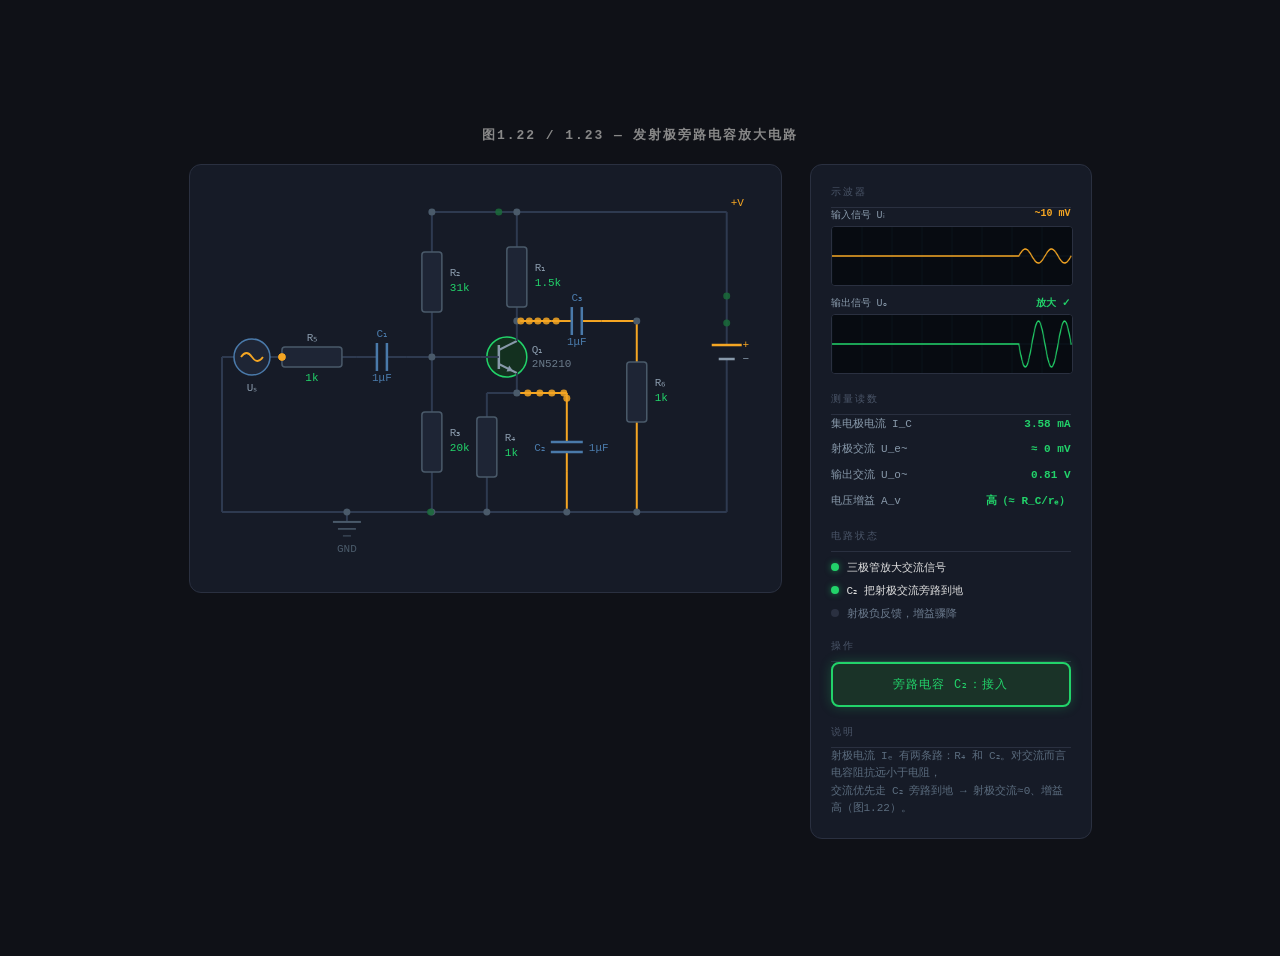
<file: exp7/fig1-22-bypass-cap.html>
<!DOCTYPE html>
<html lang="zh">
<head>
<meta charset="UTF-8">
<meta name="viewport" content="width=device-width, initial-scale=1.0">
<title>图1.22 / 1.23 — 发射极旁路电容放大电路</title>
<link rel="stylesheet" href="../assets/circuit.css">
<style>
  .scope-wrap { display:flex; flex-direction:column; gap:10px; }
  .scope-cap { font-size:10px; color:var(--muted); margin-bottom:4px; display:flex; justify-content:space-between; }
  .scope-cap b { font-variant-numeric:tabular-nums; }
  canvas.scope { width:100%; height:58px; display:block; border-radius:4px; background:#070b11; border:1px solid var(--border); }
  .readout { display:flex; flex-direction:column; gap:7px; }
  .ro-row { display:flex; justify-content:space-between; font-size:11px; color:var(--muted); }
  .ro-row b { color:var(--green); font-variant-numeric:tabular-nums; }
  .ro-row b.warn { color:var(--warn); }
  .ro-row b.danger { color:var(--danger); }
  #btn-c2.danger:not(.on) { background:#2a1010; border-color:var(--danger); color:var(--danger); box-shadow:0 0 12px #e0505044; }
</style>
</head>
<body>

<h1>图1.22 / 1.23 — 发射极旁路电容放大电路</h1>

<div class="stage">
  <div id="circuit-wrap">
    <svg id="svg" width="600" height="420" viewBox="0 0 600 420"></svg>
  </div>

  <div class="panel">
    <div>
      <div class="panel-title">示波器</div>
      <div class="scope-wrap">
        <div>
          <div class="scope-cap"><span>输入信号 Uᵢ</span><b id="lab-in" style="color:var(--warn)">~10 mV</b></div>
          <canvas class="scope" id="scope-in" width="320" height="58"></canvas>
        </div>
        <div>
          <div class="scope-cap"><span>输出信号 Uₒ</span><b id="lab-out">放大 ✓</b></div>
          <canvas class="scope" id="scope-out" width="320" height="58"></canvas>
        </div>
      </div>
    </div>

    <div>
      <div class="panel-title">测量读数</div>
      <div class="readout">
        <div class="ro-row"><span>集电极电流 I_C</span><b id="ro-ic">3.58 mA</b></div>
        <div class="ro-row"><span>射极交流 U_e~</span><b id="ro-ue">≈ 0 mV</b></div>
        <div class="ro-row"><span>输出交流 U_o~</span><b id="ro-uo">0.81 V</b></div>
        <div class="ro-row"><span>电压增益 A_v</span><b id="ro-av">高（≈ R_C/rₑ）</b></div>
      </div>
    </div>

    <div>
      <div class="panel-title">电路状态</div>
      <div id="st-amp" class="status-item"><div class="status-dot"></div><span>三极管放大交流信号</span></div>
      <div id="st-byp" class="status-item"><div class="status-dot"></div><span>C₂ 把射极交流旁路到地</span></div>
      <div id="st-fb"  class="status-item danger"><div class="status-dot"></div><span>射极负反馈，增益骤降</span></div>
    </div>

    <div>
      <div class="panel-title">操作</div>
      <button class="btn on danger" id="btn-c2">旁路电容 C₂：接入</button>
    </div>

    <div>
      <div class="panel-title">说明</div>
      <div class="stage-note" id="note">射极电流 Iₑ 有两条路：R₄ 和 C₂。对交流而言电容阻抗远小于电阻，<br>交流优先走 C₂ 旁路到地 → 射极交流≈0、增益高（图1.22）。</div>
    </div>
  </div>
</div>

<script src="../assets/circuit-kit.js?v=17"></script>
<script>
const NS = 'http://www.w3.org/2000/svg';
const svg = document.getElementById('svg');
const $ = id => document.getElementById(id);
svg.innerHTML = Circuit.defs();
const c = new Circuit(svg);

const VCC = 70, GND = 370;

// ── place components ──
const AC = c.acSource(65, 215, { label: 'Uₛ', dir: 'h' });                    // a(接地)[35,215] b(出信号)[95,215]
const R5 = c.resistor(125, 215, { label: 'R₅', value: '1k', dir: 'h' });       // a[95,215] b[155,215]
const C1 = c.capacitor(195, 215, { label: 'C₁', value: '1μF', dir: 'h' });      // a[170,215] b[220,215]
const Q  = c.transistor(320, 215, { label: 'Q₁', sub: '2N5210' });             // base[294,215] col[330,179] emi[330,251]
const R2 = c.resistor(245, 140, { label: 'R₂', value: '31k' });                // a[245,110] b[245,170]
const R3 = c.resistor(245, 300, { label: 'R₃', value: '20k' });                // a[245,270] b[245,330]
const R1 = c.resistor(Q.collector[0], 135, { label: 'R₁', value: '1.5k' });    // a[330,105] b[330,165]
const C3 = c.capacitor(390, Q.collector[1], { label: 'C₃', value: '1μF', dir: 'h' });  // a[365,179] b[415,179]
const R6 = c.resistor(450, 250, { label: 'R₆', value: '1k' });                 // a[450,220] b[450,280]
const R4 = c.resistor(300, 305, { label: 'R₄', value: '1k' });                 // a[300,275] b[300,335]
const C2 = c.capacitor(380, 305, { label: 'C₂', value: '1μF' }); const C2g = c.partLayer.lastChild;  // a[380,280] b[380,330]
const DC = c.source(540, 210, {});                                             // pos[540,190] neg[540,230]
c.ground(160, GND);                                                            // 接地符号：底部那条公共线就是 0V 参考（地）

const bn = [245, 215];                 // base node
const col = Q.collector, emi = Q.emitter;
const out = [R6.a[0], col[1]];         // output node [450,179]

// ── wiring ──
// input chain
c.wire(AC.b, R5.a);
c.wire(R5.b, C1.a);
c.wire(C1.b, bn); c.wire(bn, Q.base); c.node(bn);
c.wire(AC.a, [AC.a[0], GND]);
// base bias divider
c.wire([bn[0], VCC], R2.a); c.wire(R2.b, bn);
c.wire(bn, R3.a); c.wire(R3.b, [bn[0], GND]);
// collector
c.wire(col, R1.b); c.wire(R1.a, [col[0], VCC]); c.node(col);
// output coupling + load
c.wire(col, C3.a); c.wire(C3.b, out); c.node(out);
c.wire(out, R6.a); c.wire(R6.b, [R6.a[0], GND]);
// emitter → R4 ∥ C2 → GND
c.wire(emi, [R4.a[0], emi[1]]); c.wire([R4.a[0], emi[1]], R4.a); c.node(emi);
c.wire(R4.b, [R4.a[0], GND]);
c.wire(emi, [C2.a[0], emi[1]]); c.wire([C2.a[0], emi[1]], C2.a);
c.wire(C2.b, [C2.a[0], GND]);
// supply
c.wire(DC.pos, [DC.pos[0], VCC]); c.wire(DC.neg, [DC.neg[0], GND]);
// rails
c.wire([bn[0], VCC], [DC.pos[0], VCC]);
c.wire([AC.a[0], GND], [DC.neg[0], GND]);
// rail junction dots
c.node([bn[0], VCC]); c.node([col[0], VCC]);
c.node([R3.b[0], GND]); c.node([R4.a[0], GND]); c.node([C2.a[0], GND]); c.node([R6.a[0], GND]);

// ── extra labels ──
function sText(x, y, s, fill, size, anchor) {
  const t = document.createElementNS(NS, 'text');
  t.setAttribute('x', x); t.setAttribute('y', y); t.setAttribute('fill', fill);
  t.setAttribute('font-size', size || 9); t.setAttribute('text-anchor', anchor || 'middle');
  t.setAttribute('font-family', "'Courier New',monospace"); t.textContent = s;
  svg.appendChild(t); return t;
}
sText(DC.pos[0] + 4, VCC - 6, '+V', '#f5a623', 11, 'start');

c.fit(16, 1.0);

// ── DC bias current (steady, dim green) ──
const dc = c.particles([DC.pos, [DC.pos[0], VCC], [col[0], VCC], col, emi, [R4.a[0], emi[1]], [R4.a[0], GND], [DC.neg[0], GND], DC.neg]);
dc.set({ on: true, color: '#1a6b3a', speed: 0.6 });
// bias-divider current: +V → R₂ → base node → R₃ → GND (so R₂/R₃ also show current)
const pBias = c.particles([[col[0], VCC], [bn[0], VCC], R2.a, R2.b, bn, R3.a, R3.b, [bn[0], GND], [DC.neg[0], GND], DC.neg]);
pBias.set({ on: true, color: '#1a6b3a', speed: 0.5 });
// signal-loop return: 信号电流经地线回到信号源（覆盖 AC 接地引线 + 地线左段）
const pRet = c.particles([[R4.a[0], GND], [AC.a[0], GND], AC.a]);
pRet.set({ on: true, color: '#1a6b3a', speed: 0.5 });

// ── AC signal particles ──
const pIn  = c.particles([AC.b, R5.a, R5.b, C1.a, C1.b, bn, Q.base]);
const pOut = c.particles([col, C3.a, C3.b, out, R6.a, [R6.a[0], GND]]);
const pByp = c.particles([emi, [C2.a[0], emi[1]], C2.a, C2.b, [C2.a[0], GND]]);
const pR4  = c.particles([emi, [R4.a[0], emi[1]], R4.a, R4.b, [R4.a[0], GND]]);

// signal-path highlight segments
const outPath = [ col, [out[0], col[1]], [R6.a[0], GND] ];
const bypPath = [ emi, [C2.a[0], emi[1]], [C2.a[0], GND] ];
const r4Path  = [ emi, [R4.a[0], emi[1]], [R4.a[0], GND] ];

// ── state ──
let c2on = true, t = 0;
Q.setActive(true);

function refresh() {
  // readouts (book values)
  $('ro-ic').textContent  = c2on ? '3.58 mA' : '4.10 mA';
  $('ro-ue').textContent  = c2on ? '≈ 0 mV' : '≈ 跟随输入';
  $('ro-ue').className     = c2on ? '' : 'warn';
  $('ro-uo').textContent  = c2on ? '0.81 V' : '0.01 V';
  $('ro-uo').className     = c2on ? '' : 'danger';
  $('ro-av').textContent  = c2on ? '高（≈ R_C/rₑ）' : '低（≈ R_C/R₄）';
  $('ro-av').className     = c2on ? '' : 'danger';
  // status
  $('st-amp').classList.add('active');
  $('st-byp').classList.toggle('active', c2on);
  $('st-fb').classList.toggle('active', !c2on);
  // dim C2 when removed
  C2g.style.opacity = c2on ? 1 : 0.22;
  // particles
  pByp.set({ on: c2on, color: '#f5a623', speed: 1.6 });
  pR4.set({ on: !c2on, color: '#f5a623', speed: 0.8 });
  pIn.set({ on: true, color: '#f5a623', speed: 1.2 });
  pOut.set({ on: true, color: c2on ? '#f5a623' : '#5a6b7d', speed: c2on ? 1.5 : 0.5 });
  // highlight
  c.lightPaths(c2on ? [outPath, bypPath] : [r4Path], c2on ? '#f5a623' : '#e05050');
  // labels / note
  $('lab-out').textContent = c2on ? '放大 ✓' : '几乎无放大';
  $('lab-out').style.color = c2on ? 'var(--green)' : 'var(--danger)';
  if (c2on) {
    $('note').className = 'stage-note';
    $('note').innerHTML = '射极电流 Iₑ 有两条路：R₄ 和 C₂。对交流而言电容阻抗远小于电阻，<br>交流优先走 C₂ 旁路到地 → 射极交流≈0、增益高（图1.22）。';
  } else {
    $('note').className = 'stage-note danger';
    $('note').innerHTML = '去掉 C₂ 后，射极交流只能走 R₄ → 射极产生交流压降形成负反馈，<br>抵消了大部分输入 → 电压增益骤降，输出几乎不放大（图1.23）。';
  }
}

$('btn-c2').addEventListener('click', function () {
  c2on = !c2on; this.classList.toggle('on', c2on);
  this.textContent = '旁路电容 C₂：' + (c2on ? '接入' : '断开');
  refresh();
});

// ── oscilloscope ──
const sIn = $('scope-in').getContext('2d');
const sOut = $('scope-out').getContext('2d');
const SW = 320, SH = 58, MID = SH / 2;
const inBuf = new Array(SW).fill(MID), outBuf = new Array(SW).fill(MID);

function drawScope(ctx, buf, color) {
  ctx.fillStyle = '#070b11'; ctx.fillRect(0, 0, SW, SH);
  ctx.strokeStyle = '#10202c'; ctx.lineWidth = 0.5;
  for (let x = 0; x < SW; x += 40) { ctx.beginPath(); ctx.moveTo(x, 0); ctx.lineTo(x, SH); ctx.stroke(); }
  ctx.beginPath(); ctx.moveTo(0, MID); ctx.lineTo(SW, MID); ctx.stroke();
  ctx.strokeStyle = color; ctx.lineWidth = 1.5; ctx.beginPath();
  buf.forEach((v, i) => i === 0 ? ctx.moveTo(i, v) : ctx.lineTo(i, v));
  ctx.stroke();
}

function frame() {
  t += 0.18;
  const inAmp = 7;
  const sig = Math.sin(t);
  inBuf.push(MID - sig * inAmp); inBuf.shift();
  // output: inverted (180°), large with C2 / tiny without
  const outAmp = c2on ? 23 : 1.5;
  outBuf.push(MID + sig * outAmp); outBuf.shift();
  drawScope(sIn, inBuf, '#f5a623');
  drawScope(sOut, outBuf, c2on ? '#22d36a' : '#e05050');
  requestAnimationFrame(frame);
}

refresh();
frame();
</script>
</body>
</html>
</file>
<file: assets/circuit.css>
/* ── Shared design system for interactive circuit diagrams ── */
/* Dark technical theme, monospace. Used by all exp*/*.html pages. */

* { margin: 0; padding: 0; box-sizing: border-box; }

:root {
  --bg: #0f1117;
  --panel: #161b27;
  --panel-2: #1e2535;
  --border: #2a3040;
  --wire: #2e3a50;
  --txt: #e0e0e0;
  --muted: #8899aa;
  --dim: #5a6b7d;
  --faint: #4a5568;
  --green: #22d36a;
  --warn: #f5a623;
  --danger: #e05050;
  --blue: #4a7aaa;
}

body {
  background: var(--bg);
  font-family: 'Courier New', monospace;
  display: flex;
  flex-direction: column;
  align-items: center;
  justify-content: center;
  min-height: 100vh;
  color: var(--txt);
  padding: 20px;
}

h1 {
  font-size: 13px;
  letter-spacing: 0.15em;
  color: #888;
  text-transform: uppercase;
  margin-bottom: 20px;
  text-align: center;
}

.stage {
  display: flex;
  gap: 28px;
  align-items: flex-start;
  flex-wrap: wrap;
  justify-content: center;
}

/* ── Circuit container ── */
#circuit-wrap {
  background: var(--panel);
  border: 1px solid var(--border);
  border-radius: 12px;
  padding: 16px;
  position: relative;
}

/* ── Side panel ── */
.panel {
  background: var(--panel);
  border: 1px solid var(--border);
  border-radius: 12px;
  padding: 20px;
  width: 240px;
  display: flex;
  flex-direction: column;
  gap: 18px;
}

.panel-title {
  font-size: 10px;
  letter-spacing: 0.2em;
  color: var(--faint);
  text-transform: uppercase;
  border-bottom: 1px solid var(--border);
  padding-bottom: 8px;
}

/* ── Gauge / bar ── */
.gauge-label { font-size: 11px; color: var(--muted); margin-bottom: 6px; }
.gauge-track {
  background: var(--panel-2);
  border-radius: 4px;
  height: 20px;
  overflow: hidden;
  border: 1px solid var(--border);
}
.gauge-fill {
  height: 100%;
  border-radius: 3px;
  transition: width 0.1s linear;
  background: linear-gradient(90deg, #1a6b3a, var(--green));
  width: 0%;
}
.gauge-value {
  font-size: 13px;
  color: var(--green);
  margin-top: 4px;
  font-variant-numeric: tabular-nums;
}

/* ── Status list ── */
.status-item {
  display: flex;
  align-items: center;
  gap: 8px;
  font-size: 11px;
  color: #6b7a8d;
  transition: color 0.3s;
  margin-top: 8px;
}
.status-item:first-child { margin-top: 0; }
.status-item.active { color: var(--txt); }
.status-dot {
  width: 8px; height: 8px;
  border-radius: 50%;
  background: var(--border);
  flex-shrink: 0;
  transition: background 0.3s, box-shadow 0.3s;
}
.status-item.active .status-dot { background: var(--green); box-shadow: 0 0 6px #22d36a88; }
.status-item.warn.active .status-dot { background: var(--warn); box-shadow: 0 0 6px #f5a62388; }
.status-item.danger.active .status-dot { background: var(--danger); box-shadow: 0 0 6px #e0505088; }

/* ── Buttons ── */
.btn {
  background: var(--panel-2);
  border: 2px solid #3a4560;
  color: var(--muted);
  border-radius: 8px;
  padding: 12px;
  font-family: inherit;
  font-size: 12px;
  letter-spacing: 0.1em;
  cursor: pointer;
  transition: all 0.15s;
  width: 100%;
  text-transform: uppercase;
  user-select: none;
}
.btn:hover { border-color: var(--green); color: var(--green); }
.btn.pressed, .btn.on {
  background: #1a3328;
  border-color: var(--green);
  color: var(--green);
  box-shadow: 0 0 12px #22d36a44;
}
.btn.small { padding: 9px; font-size: 11px; letter-spacing: 0.05em; text-transform: none; }
.btn.small.off { color: var(--dim); border-color: var(--border); box-shadow: none; }

/* ── Sliders ── */
.slider-row { margin-top: 14px; }
.slider-row:first-child { margin-top: 0; }
.slider-head {
  display: flex;
  justify-content: space-between;
  font-size: 11px;
  color: var(--muted);
  margin-bottom: 6px;
}
.slider-head b { color: var(--green); font-variant-numeric: tabular-nums; }
input[type=range] {
  -webkit-appearance: none; appearance: none;
  width: 100%;
  height: 4px;
  background: var(--panel-2);
  border-radius: 2px;
  outline: none;
  cursor: pointer;
}
input[type=range]::-webkit-slider-thumb {
  -webkit-appearance: none; appearance: none;
  width: 16px; height: 16px;
  border-radius: 50%;
  background: var(--green);
  border: 2px solid #0f1117;
  cursor: pointer;
}
input[type=range]::-moz-range-thumb {
  width: 16px; height: 16px;
  border-radius: 50%;
  background: var(--green);
  border: 2px solid #0f1117;
  cursor: pointer;
}

/* ── Readout (formula / numbers) ── */
.readout {
  font-size: 12px;
  color: var(--muted);
  line-height: 1.7;
  font-variant-numeric: tabular-nums;
}
.readout b { color: var(--green); }
.readout .danger { color: var(--danger); }

/* ── Stage note ── */
.stage-note {
  font-size: 11px;
  color: var(--dim);
  line-height: 1.6;
  min-height: 48px;
  transition: color 0.3s;
}
.stage-note.warn { color: var(--warn); }
.stage-note.danger { color: var(--danger); }

/* ── SVG labels ── */
.lbl { font-family: 'Courier New', monospace; font-size: 11px; }
</file>
